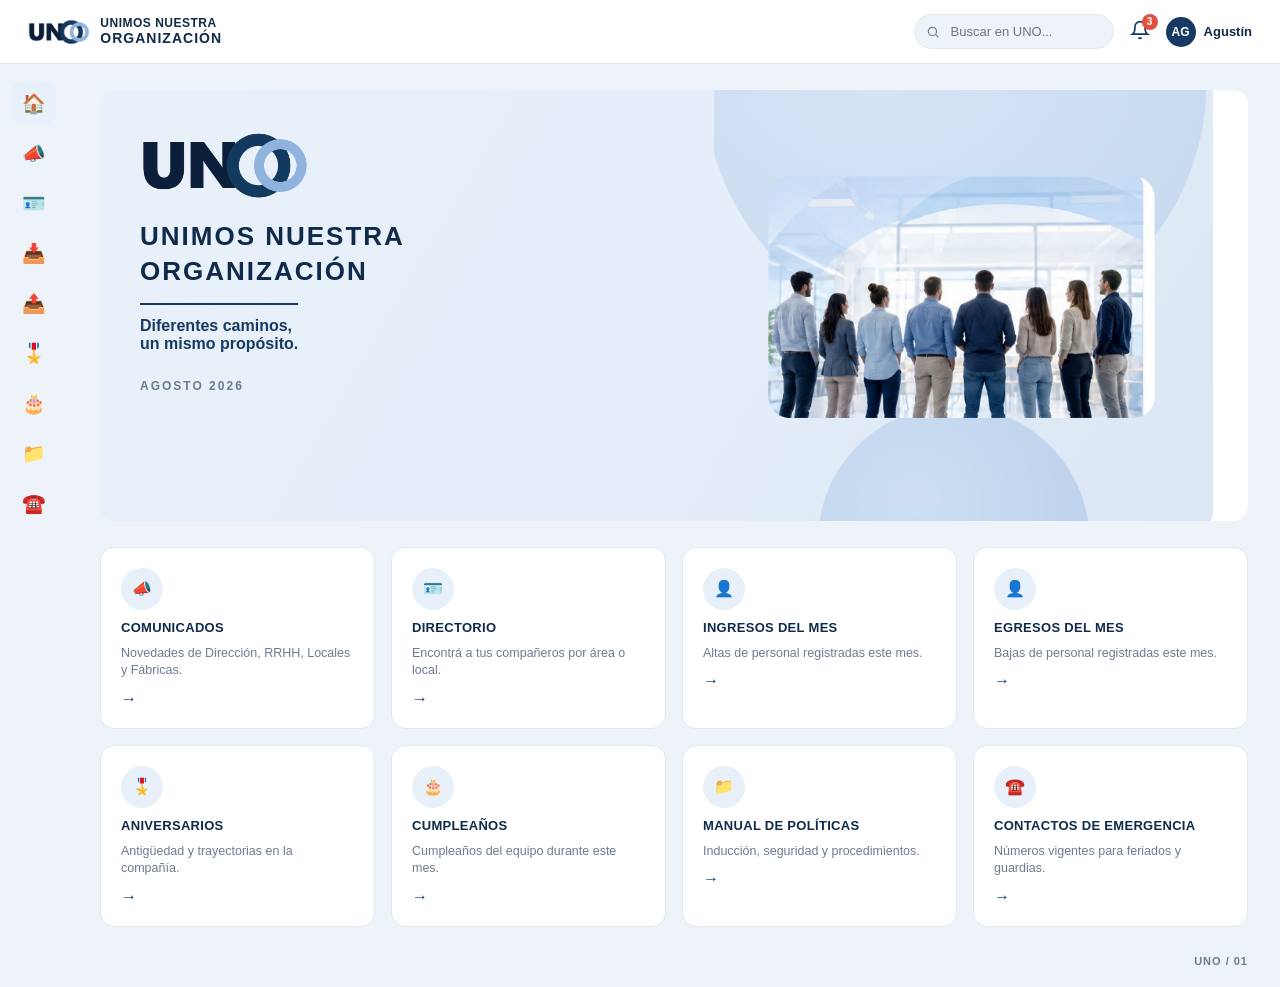
<file: index.html>
<!DOCTYPE html>
<html lang="es">
<head>
<meta charset="UTF-8">
<meta http-equiv="refresh" content="0; url=intranet/index.html">
<title>UNO · Intranet</title>
<link rel="canonical" href="intranet/index.html">
</head>
<body>
  <p>Redirigiendo a la <a href="intranet/index.html">intranet UNO</a>…</p>
  <script>location.replace('intranet/index.html');</script>
</body>
</html>
</file>
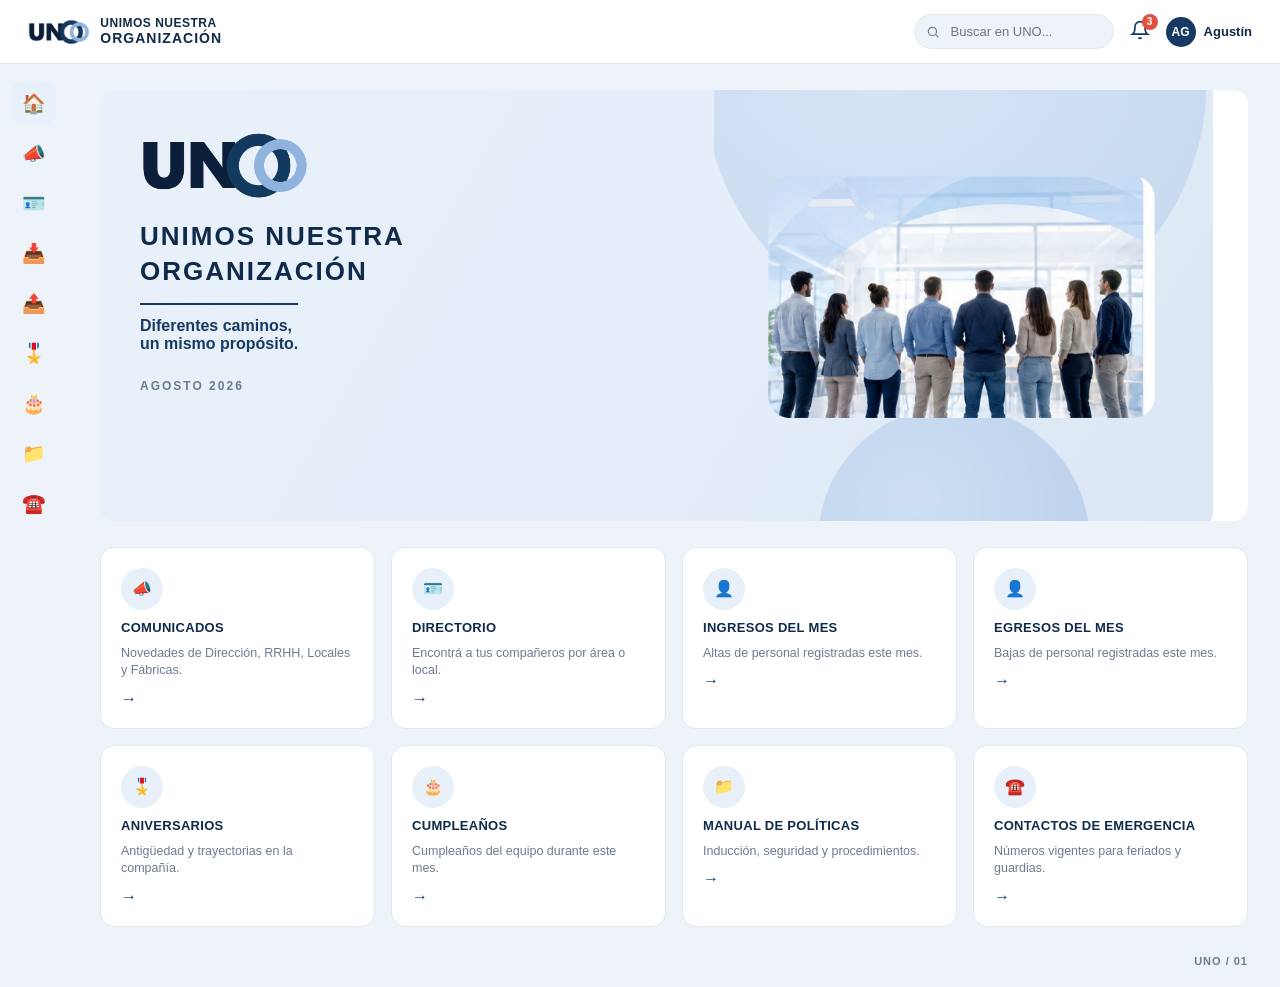
<file: intranet/index.html>
<!DOCTYPE html>
<html lang="es">
<head>
<meta charset="UTF-8">
<meta name="viewport" content="width=device-width, initial-scale=1.0">
<title>Inicio · UNO Intranet</title>
<link rel="icon" href="data:image/svg+xml,<svg xmlns=%22http://www.w3.org/2000/svg%22 viewBox=%220 0 100 100%22><circle cx=%2250%22 cy=%2250%22 r=%2245%22 fill=%22%23163a63%22/></svg>">
<link rel="stylesheet" href="assets/style.css">
</head>
<body>

<header class="topbar">
  <a class="brand" href="index.html">
    <img class="logo" src="assets/images/logo-uno.png" alt="UNO">
    <div class="name">UNIMOS NUESTRA<b>ORGANIZACIÓN</b></div>
  </a>
  <div class="topbar-right">
    <div class="search">
      <svg width="14" height="14" viewBox="0 0 24 24" fill="none" stroke="currentColor" stroke-width="2"><circle cx="11" cy="11" r="7"/><line x1="21" y1="21" x2="16.65" y2="16.65"/></svg>
      <input id="searchBox" placeholder="Buscar en UNO...">
    </div>
    <div class="bell">
      <svg width="20" height="20" viewBox="0 0 24 24" fill="none" stroke="currentColor" stroke-width="2"><path d="M18 8a6 6 0 10-12 0c0 7-3 9-3 9h18s-3-2-3-9"/><path d="M13.73 21a2 2 0 01-3.46 0"/></svg>
      <span class="badge">3</span>
    </div>
    <div class="avatar-chip"><span class="circle">AG</span> Agustín</div>
  </div>
</header>

<div class="layout">
  <aside class="sidebar" id="sidebar">
    <a href="index.html" class="active" data-label="Inicio">🏠</a>
    <a href="comunicados.html" data-label="Comunicados">📣</a>
    <a href="directorio.html" data-label="Directorio">🪪</a>
    <a href="ingresos.html" data-label="Ingresos del mes">📥</a>
    <a href="egresos.html" data-label="Egresos del mes">📤</a>
    <a href="aniversarios.html" data-label="Aniversarios">🎖️</a>
    <a href="cumpleanos.html" data-label="Cumpleaños">🎂</a>
    <a href="politicas.html" data-label="Manual de políticas">📁</a>
    <a href="contactos.html" data-label="Contactos de emergencia">☎️</a>
  </aside>

  <main class="content">
    <section id="page-inicio" class="page">
      <div class="hero">
        <div class="hero-left">
          <img class="logo-big" src="assets/images/logo-uno.png" alt="UNO">
          <h2>UNIMOS NUESTRA<br>ORGANIZACIÓN</h2>
          <span class="tagline">Diferentes caminos,<br>un mismo propósito.</span>
          <div class="month">AGOSTO 2026</div>
        </div>
        <div class="hero-right">
          <img src="assets/images/hero-team.png" alt="Equipo UNO">
        </div>
      </div>

      <div class="grid" id="homeTiles"></div>
    </section>

    <div class="page-num">UNO / 01</div>
  </main>
</div>

<script src="assets/data.js"></script>
<script src="assets/app.js"></script>
</body>
</html>
</file>
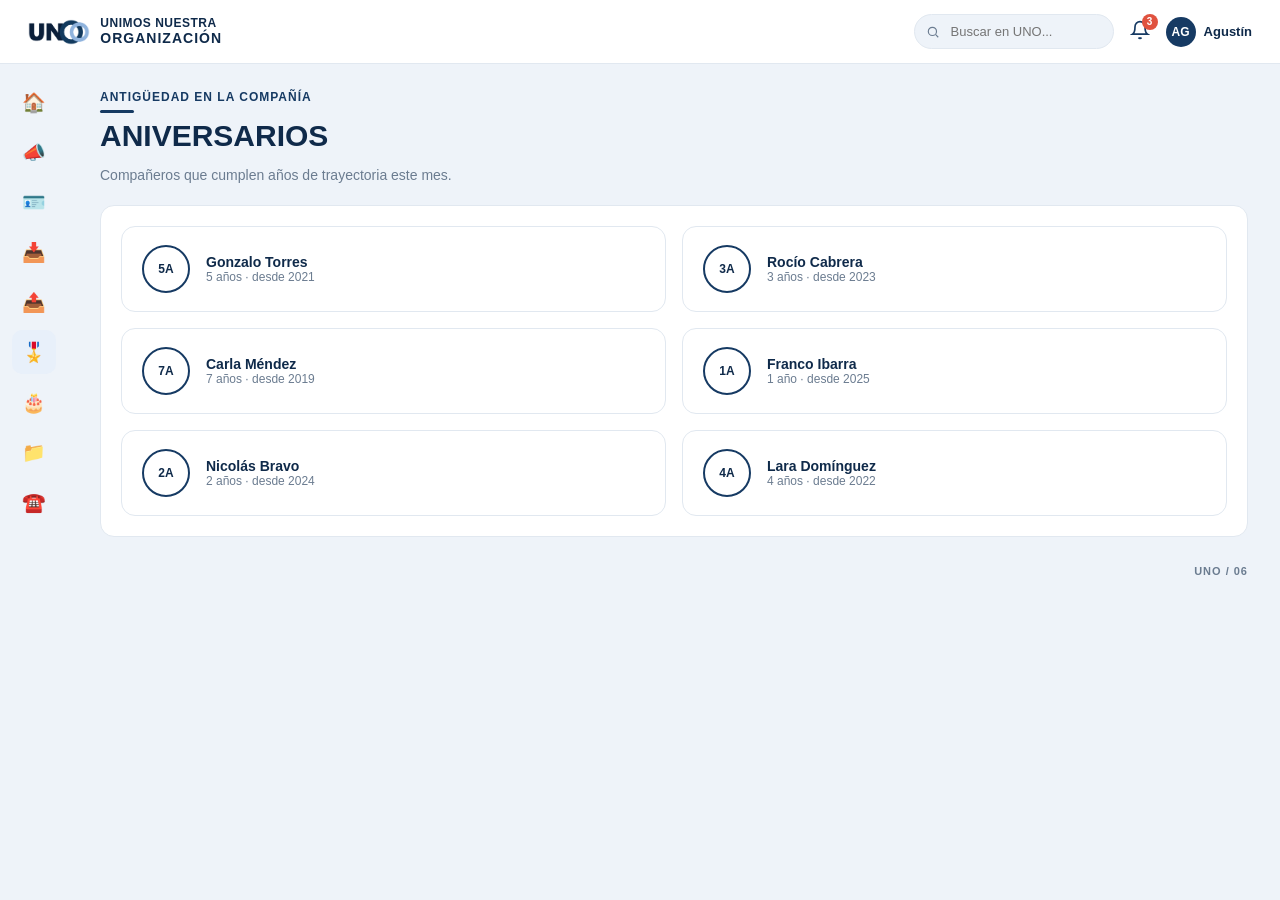
<file: intranet/aniversarios.html>
<!DOCTYPE html>
<html lang="es">
<head>
<meta charset="UTF-8">
<meta name="viewport" content="width=device-width, initial-scale=1.0">
<title>Aniversarios · UNO Intranet</title>
<link rel="icon" href="data:image/svg+xml,<svg xmlns=%22http://www.w3.org/2000/svg%22 viewBox=%220 0 100 100%22><circle cx=%2250%22 cy=%2250%22 r=%2245%22 fill=%22%23163a63%22/></svg>">
<link rel="stylesheet" href="assets/style.css">
</head>
<body>

<header class="topbar">
  <a class="brand" href="index.html">
    <img class="logo" src="assets/images/logo-uno.png" alt="UNO">
    <div class="name">UNIMOS NUESTRA<b>ORGANIZACIÓN</b></div>
  </a>
  <div class="topbar-right">
    <div class="search">
      <svg width="14" height="14" viewBox="0 0 24 24" fill="none" stroke="currentColor" stroke-width="2"><circle cx="11" cy="11" r="7"/><line x1="21" y1="21" x2="16.65" y2="16.65"/></svg>
      <input id="searchBox" placeholder="Buscar en UNO...">
    </div>
    <div class="bell">
      <svg width="20" height="20" viewBox="0 0 24 24" fill="none" stroke="currentColor" stroke-width="2"><path d="M18 8a6 6 0 10-12 0c0 7-3 9-3 9h18s-3-2-3-9"/><path d="M13.73 21a2 2 0 01-3.46 0"/></svg>
      <span class="badge">3</span>
    </div>
    <div class="avatar-chip"><span class="circle">AG</span> Agustín</div>
  </div>
</header>

<div class="layout">
  <aside class="sidebar" id="sidebar">
    <a href="index.html" data-label="Inicio">🏠</a>
    <a href="comunicados.html" data-label="Comunicados">📣</a>
    <a href="directorio.html" data-label="Directorio">🪪</a>
    <a href="ingresos.html" data-label="Ingresos del mes">📥</a>
    <a href="egresos.html" data-label="Egresos del mes">📤</a>
    <a href="aniversarios.html" class="active" data-label="Aniversarios">🎖️</a>
    <a href="cumpleanos.html" data-label="Cumpleaños">🎂</a>
    <a href="politicas.html" data-label="Manual de políticas">📁</a>
    <a href="contactos.html" data-label="Contactos de emergencia">☎️</a>
  </aside>

  <main class="content">
    <div class="eyebrow">ANTIGÜEDAD EN LA COMPAÑÍA</div>
    <h1 class="page-title">ANIVERSARIOS</h1>
    <p class="page-sub">Compañeros que cumplen años de trayectoria este mes.</p>
    <div class="card" style="padding:20px;">
      <div class="anniv-grid" id="annivGrid"></div>
    </div>

    <div class="page-num">UNO / 06</div>
  </main>
</div>

<script src="assets/data.js"></script>
<script src="assets/app.js"></script>
</body>
</html>
</file>
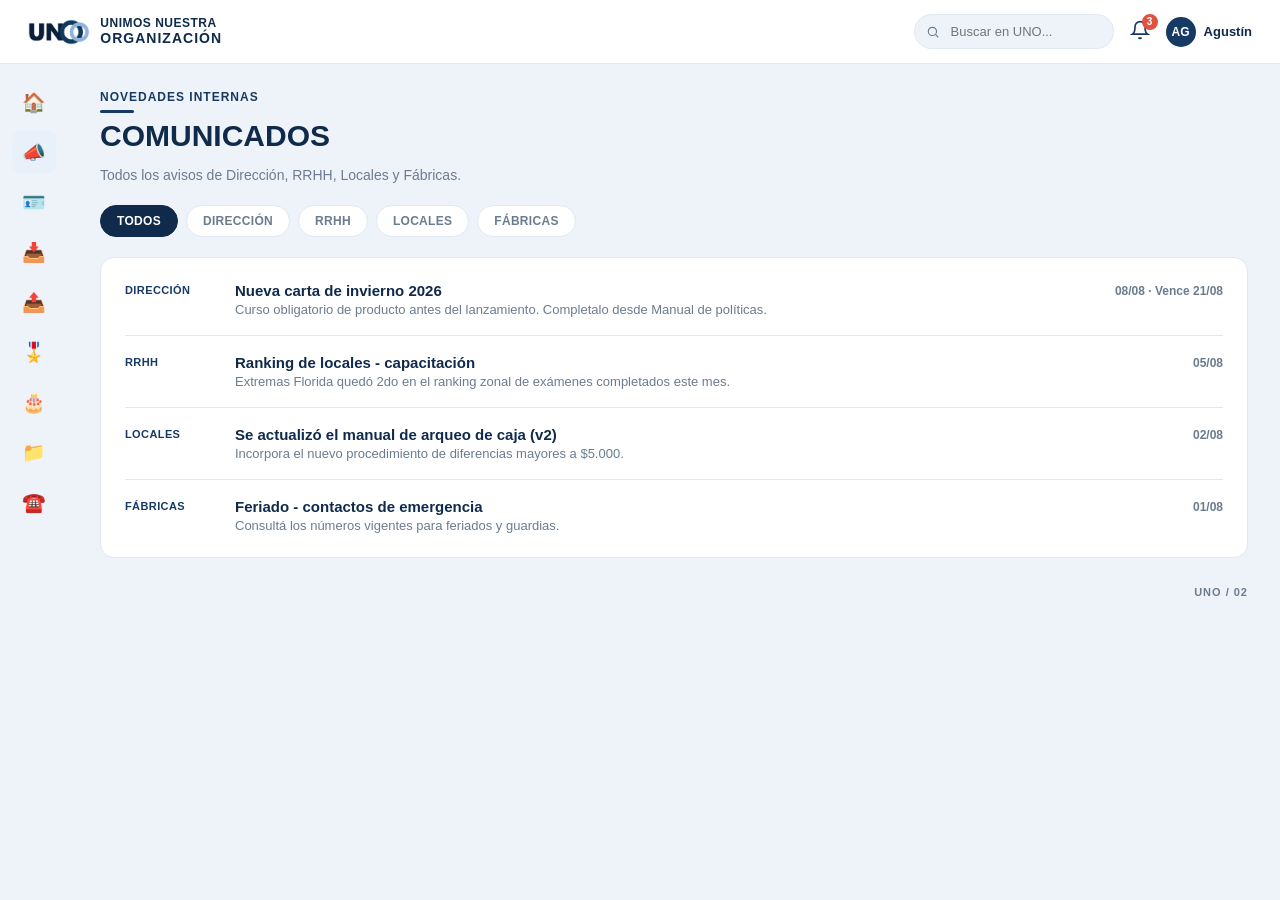
<file: intranet/comunicados.html>
<!DOCTYPE html>
<html lang="es">
<head>
<meta charset="UTF-8">
<meta name="viewport" content="width=device-width, initial-scale=1.0">
<title>Comunicados · UNO Intranet</title>
<link rel="icon" href="data:image/svg+xml,<svg xmlns=%22http://www.w3.org/2000/svg%22 viewBox=%220 0 100 100%22><circle cx=%2250%22 cy=%2250%22 r=%2245%22 fill=%22%23163a63%22/></svg>">
<link rel="stylesheet" href="assets/style.css">
</head>
<body>

<header class="topbar">
  <a class="brand" href="index.html">
    <img class="logo" src="assets/images/logo-uno.png" alt="UNO">
    <div class="name">UNIMOS NUESTRA<b>ORGANIZACIÓN</b></div>
  </a>
  <div class="topbar-right">
    <div class="search">
      <svg width="14" height="14" viewBox="0 0 24 24" fill="none" stroke="currentColor" stroke-width="2"><circle cx="11" cy="11" r="7"/><line x1="21" y1="21" x2="16.65" y2="16.65"/></svg>
      <input id="searchBox" placeholder="Buscar en UNO...">
    </div>
    <div class="bell">
      <svg width="20" height="20" viewBox="0 0 24 24" fill="none" stroke="currentColor" stroke-width="2"><path d="M18 8a6 6 0 10-12 0c0 7-3 9-3 9h18s-3-2-3-9"/><path d="M13.73 21a2 2 0 01-3.46 0"/></svg>
      <span class="badge">3</span>
    </div>
    <div class="avatar-chip"><span class="circle">AG</span> Agustín</div>
  </div>
</header>

<div class="layout">
  <aside class="sidebar" id="sidebar">
    <a href="index.html" data-label="Inicio">🏠</a>
    <a href="comunicados.html" class="active" data-label="Comunicados">📣</a>
    <a href="directorio.html" data-label="Directorio">🪪</a>
    <a href="ingresos.html" data-label="Ingresos del mes">📥</a>
    <a href="egresos.html" data-label="Egresos del mes">📤</a>
    <a href="aniversarios.html" data-label="Aniversarios">🎖️</a>
    <a href="cumpleanos.html" data-label="Cumpleaños">🎂</a>
    <a href="politicas.html" data-label="Manual de políticas">📁</a>
    <a href="contactos.html" data-label="Contactos de emergencia">☎️</a>
  </aside>

  <main class="content">
    <div class="eyebrow">NOVEDADES INTERNAS</div>
    <h1 class="page-title">COMUNICADOS</h1>
    <p class="page-sub">Todos los avisos de Dirección, RRHH, Locales y Fábricas.</p>
    <div class="filters" id="comFilters"></div>
    <div class="card list-card" id="comList"></div>

    <div class="page-num">UNO / 02</div>
  </main>
</div>

<script src="assets/data.js"></script>
<script src="assets/app.js"></script>
</body>
</html>
</file>
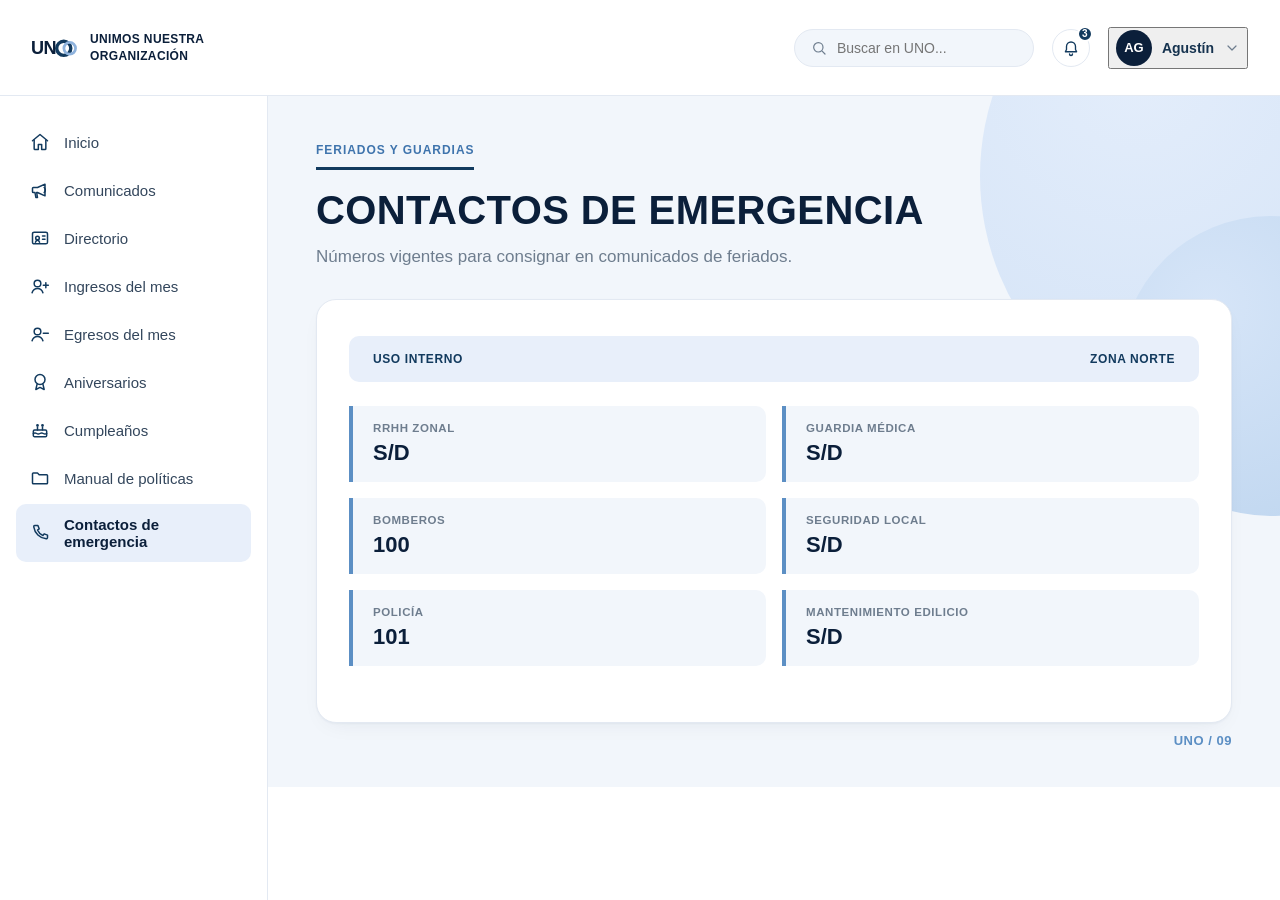
<file: intranet/contactos-emergencia.html>
<!doctype html>
<html lang="es">
<head>
  <meta charset="UTF-8">
  <meta name="viewport" content="width=device-width, initial-scale=1">
  <title>Contactos de emergencia · UNO Intranet</title>
  <meta name="description" content="Números vigentes para feriados y guardias.">
  <link rel="icon" type="image/svg+xml" href="assets/img/favicon.svg">
  <link rel="stylesheet" href="assets/css/styles.css">
</head>
<body>
  <header class="site-header">
    <a class="brand" href="index.html">
      <img class="brand__mark" src="assets/img/logo-mark.svg" alt="" width="46" height="46">
      <span class="brand__word">UNIMOS NUESTRA<br>ORGANIZACIÓN</span>
    </a>
    <div class="header-tools">
      <label class="search-box">
        <svg width="16" height="16" viewBox="0 0 24 24" fill="none" stroke="currentColor" stroke-width="1.8" stroke-linecap="round" stroke-linejoin="round"><circle cx="11" cy="11" r="7"/><path d="m21 21-4.3-4.3"/></svg>
        <input type="search" placeholder="Buscar en UNO..." aria-label="Buscar en UNO">
      </label>
      <button class="icon-btn" type="button" aria-label="Notificaciones">
        <svg width="18" height="18" viewBox="0 0 24 24" fill="none" stroke="currentColor" stroke-width="1.8" stroke-linecap="round" stroke-linejoin="round"><path d="M6 10a6 6 0 0 1 12 0v4l1.5 3h-15L6 14z"/><path d="M10 20a2 2 0 0 0 4 0"/></svg>
        <span class="badge">3</span>
      </button>
      <button class="user-chip" type="button">
        <span class="user-chip__avatar">AG</span>
        <span class="user-chip__name">Agustín</span>
        <svg width="16" height="16" viewBox="0 0 24 24" fill="none" stroke="currentColor" stroke-width="1.8" stroke-linecap="round" stroke-linejoin="round"><path d="m6 9 6 6 6-6"/></svg>
      </button>
    </div>
  </header>
  <div class="app-layout">
  <aside class="sidebar" aria-label="Navegación secundaria">
    <ul class="sidebar__list">
      <li><a class="sidebar__link" href="index.html"><svg width="20" height="20" viewBox="0 0 24 24" fill="none" stroke="currentColor" stroke-width="1.8" stroke-linecap="round" stroke-linejoin="round"><path d="M3 10.5 12 3l9 7.5"/><path d="M5 9.5V20a1 1 0 0 0 1 1h4v-6h4v6h4a1 1 0 0 0 1-1V9.5"/></svg><span>Inicio</span></a></li>
      <li><a class="sidebar__link" href="comunicados.html"><svg width="20" height="20" viewBox="0 0 24 24" fill="none" stroke="currentColor" stroke-width="1.8" stroke-linecap="round" stroke-linejoin="round"><path d="M3 10v4a1 1 0 0 0 1 1h2l1 6h2l-1-6h1l9 4V5l-9 4H4a1 1 0 0 0-1 1z"/><path d="M17 9a4 4 0 0 1 0 6"/></svg><span>Comunicados</span></a></li>
      <li><a class="sidebar__link" href="directorio.html"><svg width="20" height="20" viewBox="0 0 24 24" fill="none" stroke="currentColor" stroke-width="1.8" stroke-linecap="round" stroke-linejoin="round"><rect x="3" y="5" width="18" height="14" rx="2"/><circle cx="9" cy="12" r="2.2"/><path d="M6.5 17c.6-1.6 1.8-2.4 2.5-2.4s1.9.8 2.5 2.4"/><path d="M15 9.5h3"/><path d="M15 13.5h3"/></svg><span>Directorio</span></a></li>
      <li><a class="sidebar__link" href="ingresos.html"><svg width="20" height="20" viewBox="0 0 24 24" fill="none" stroke="currentColor" stroke-width="1.8" stroke-linecap="round" stroke-linejoin="round"><circle cx="9" cy="9" r="4"/><path d="M2.5 20c1-3.2 3.4-5 6.5-5s5.5 1.8 6.5 5"/><path d="M19 8v6"/><path d="M16 11h6"/></svg><span>Ingresos del mes</span></a></li>
      <li><a class="sidebar__link" href="egresos.html"><svg width="20" height="20" viewBox="0 0 24 24" fill="none" stroke="currentColor" stroke-width="1.8" stroke-linecap="round" stroke-linejoin="round"><circle cx="9" cy="9" r="4"/><path d="M2.5 20c1-3.2 3.4-5 6.5-5s5.5 1.8 6.5 5"/><path d="M16 11h6"/></svg><span>Egresos del mes</span></a></li>
      <li><a class="sidebar__link" href="aniversarios.html"><svg width="20" height="20" viewBox="0 0 24 24" fill="none" stroke="currentColor" stroke-width="1.8" stroke-linecap="round" stroke-linejoin="round"><circle cx="12" cy="9" r="6"/><path d="M8.5 14.5 7 21l5-2.5L17 21l-1.5-6.5"/></svg><span>Aniversarios</span></a></li>
      <li><a class="sidebar__link" href="cumpleanos.html"><svg width="20" height="20" viewBox="0 0 24 24" fill="none" stroke="currentColor" stroke-width="1.8" stroke-linecap="round" stroke-linejoin="round"><rect x="4" y="12" width="16" height="8" rx="1.5"/><path d="M4 16.2c1.4-1 2.6-1 4 0s2.6 1 4 0 2.6-1 4 0 2.6 1 4 0"/><path d="M9 12V9"/><path d="M15 12V9"/><circle cx="9" cy="6.6" r=".8"/><circle cx="15" cy="6.6" r=".8"/></svg><span>Cumpleaños</span></a></li>
      <li><a class="sidebar__link" href="manual-politicas.html"><svg width="20" height="20" viewBox="0 0 24 24" fill="none" stroke="currentColor" stroke-width="1.8" stroke-linecap="round" stroke-linejoin="round"><path d="M3 7a1 1 0 0 1 1-1h5l2 2h9a1 1 0 0 1 1 1v9a1 1 0 0 1-1 1H4a1 1 0 0 1-1-1z"/></svg><span>Manual de políticas</span></a></li>
      <li><a class="sidebar__link is-active" href="contactos-emergencia.html"><svg width="20" height="20" viewBox="0 0 24 24" fill="none" stroke="currentColor" stroke-width="1.8" stroke-linecap="round" stroke-linejoin="round"><path d="M6.5 3h3l1.5 4-2 1.5a12 12 0 0 0 6.5 6.5L17 13l4 1.5v3a1.5 1.5 0 0 1-1.6 1.5A17 17 0 0 1 4.5 4.6 1.5 1.5 0 0 1 6.5 3z"/></svg><span>Contactos de emergencia</span></a></li>
    </ul>
  </aside>
    <main class="content">
      <div class="page-head">
        <span class="eyebrow">FERIADOS Y GUARDIAS</span>
        <h1 class="page-title">Contactos de emergencia</h1>
        <p class="page-subtitle">Números vigentes para consignar en comunicados de feriados.</p>
      </div>
      <div class="panel panel--pad">
        <div class="contact-toolbar">
          <span>USO INTERNO</span>
          <span>ZONA NORTE</span>
        </div>
        <div class="contact-grid">
        <div class="contact-item">
          <span class="contact-item__label">RRHH ZONAL</span>
          <span class="contact-item__value">S/D</span>
        </div>
        <div class="contact-item">
          <span class="contact-item__label">GUARDIA MÉDICA</span>
          <span class="contact-item__value">S/D</span>
        </div>
        <div class="contact-item">
          <span class="contact-item__label">BOMBEROS</span>
          <span class="contact-item__value">100</span>
        </div>
        <div class="contact-item">
          <span class="contact-item__label">SEGURIDAD LOCAL</span>
          <span class="contact-item__value">S/D</span>
        </div>
        <div class="contact-item">
          <span class="contact-item__label">POLICÍA</span>
          <span class="contact-item__value">101</span>
        </div>
        <div class="contact-item">
          <span class="contact-item__label">MANTENIMIENTO EDILICIO</span>
          <span class="contact-item__value">S/D</span>
        </div>
        </div>
      </div>
    <p class="page-footnote">UNO / 09</p>
    </main>
  </div>
  <script src="assets/js/main.js"></script>
</body>
</html>
</file>
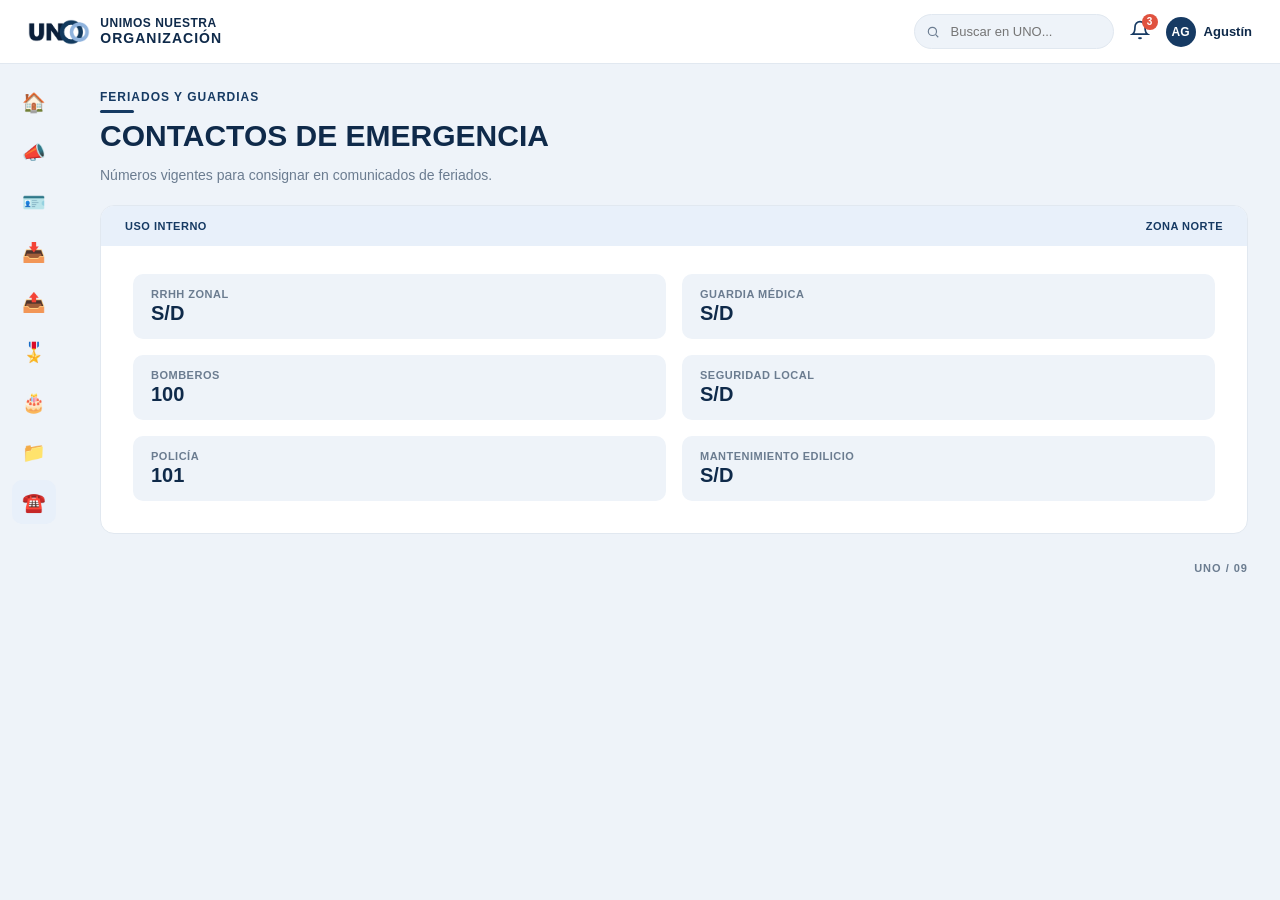
<file: intranet/contactos.html>
<!DOCTYPE html>
<html lang="es">
<head>
<meta charset="UTF-8">
<meta name="viewport" content="width=device-width, initial-scale=1.0">
<title>Contactos de emergencia · UNO Intranet</title>
<link rel="icon" href="data:image/svg+xml,<svg xmlns=%22http://www.w3.org/2000/svg%22 viewBox=%220 0 100 100%22><circle cx=%2250%22 cy=%2250%22 r=%2245%22 fill=%22%23163a63%22/></svg>">
<link rel="stylesheet" href="assets/style.css">
</head>
<body>

<header class="topbar">
  <a class="brand" href="index.html">
    <img class="logo" src="assets/images/logo-uno.png" alt="UNO">
    <div class="name">UNIMOS NUESTRA<b>ORGANIZACIÓN</b></div>
  </a>
  <div class="topbar-right">
    <div class="search">
      <svg width="14" height="14" viewBox="0 0 24 24" fill="none" stroke="currentColor" stroke-width="2"><circle cx="11" cy="11" r="7"/><line x1="21" y1="21" x2="16.65" y2="16.65"/></svg>
      <input id="searchBox" placeholder="Buscar en UNO...">
    </div>
    <div class="bell">
      <svg width="20" height="20" viewBox="0 0 24 24" fill="none" stroke="currentColor" stroke-width="2"><path d="M18 8a6 6 0 10-12 0c0 7-3 9-3 9h18s-3-2-3-9"/><path d="M13.73 21a2 2 0 01-3.46 0"/></svg>
      <span class="badge">3</span>
    </div>
    <div class="avatar-chip"><span class="circle">AG</span> Agustín</div>
  </div>
</header>

<div class="layout">
  <aside class="sidebar" id="sidebar">
    <a href="index.html" data-label="Inicio">🏠</a>
    <a href="comunicados.html" data-label="Comunicados">📣</a>
    <a href="directorio.html" data-label="Directorio">🪪</a>
    <a href="ingresos.html" data-label="Ingresos del mes">📥</a>
    <a href="egresos.html" data-label="Egresos del mes">📤</a>
    <a href="aniversarios.html" data-label="Aniversarios">🎖️</a>
    <a href="cumpleanos.html" data-label="Cumpleaños">🎂</a>
    <a href="politicas.html" data-label="Manual de políticas">📁</a>
    <a href="contactos.html" class="active" data-label="Contactos de emergencia">☎️</a>
  </aside>

  <main class="content">
    <div class="eyebrow">FERIADOS Y GUARDIAS</div>
    <h1 class="page-title">CONTACTOS DE EMERGENCIA</h1>
    <p class="page-sub">Números vigentes para consignar en comunicados de feriados.</p>
    <div class="card contact-card">
      <div class="contact-head"><span>USO INTERNO</span><span>ZONA NORTE</span></div>
      <div class="contact-grid" id="contactGrid"></div>
    </div>

    <div class="page-num">UNO / 09</div>
  </main>
</div>

<script src="assets/data.js"></script>
<script src="assets/app.js"></script>
</body>
</html>
</file>
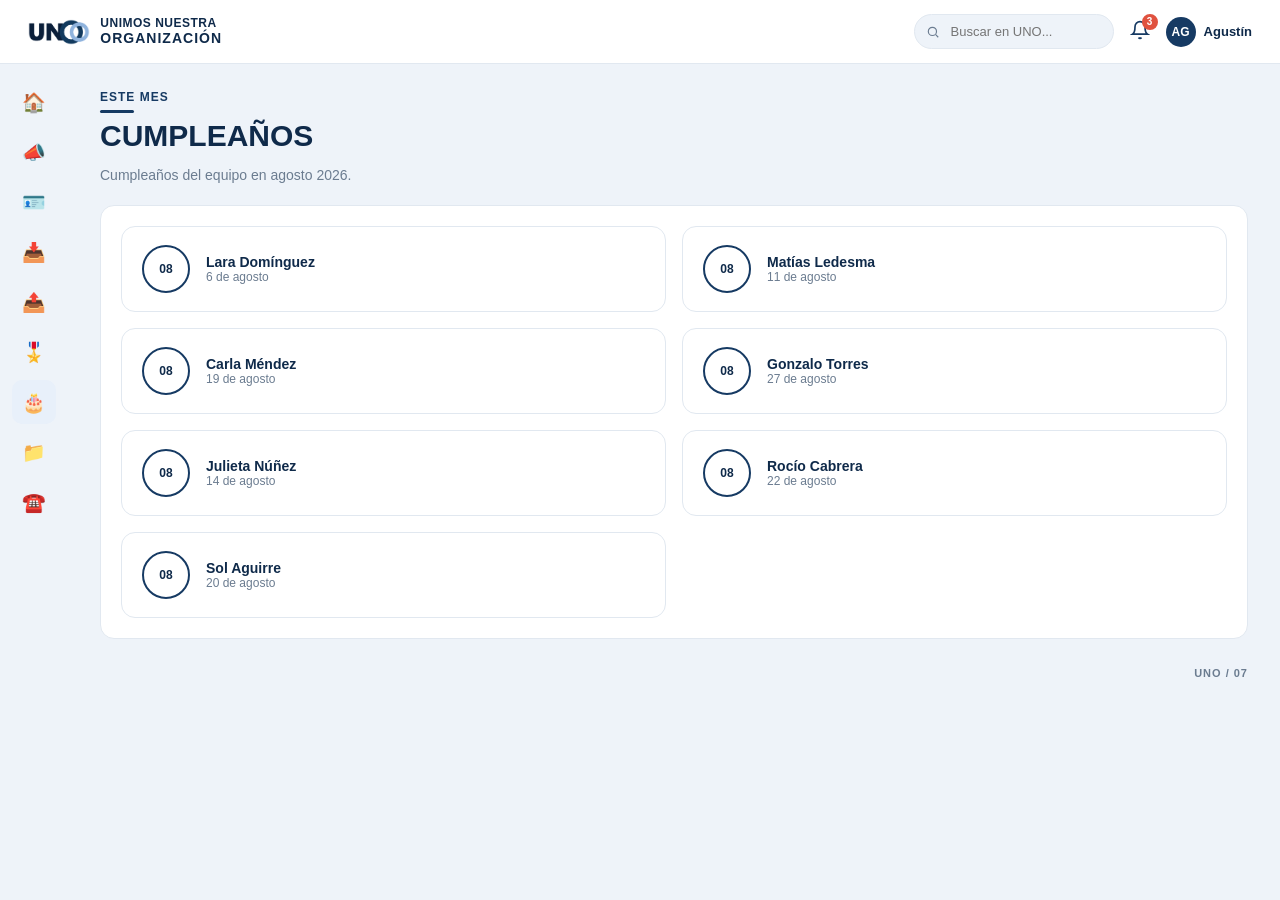
<file: intranet/cumpleanos.html>
<!DOCTYPE html>
<html lang="es">
<head>
<meta charset="UTF-8">
<meta name="viewport" content="width=device-width, initial-scale=1.0">
<title>Cumpleaños · UNO Intranet</title>
<link rel="icon" href="data:image/svg+xml,<svg xmlns=%22http://www.w3.org/2000/svg%22 viewBox=%220 0 100 100%22><circle cx=%2250%22 cy=%2250%22 r=%2245%22 fill=%22%23163a63%22/></svg>">
<link rel="stylesheet" href="assets/style.css">
</head>
<body>

<header class="topbar">
  <a class="brand" href="index.html">
    <img class="logo" src="assets/images/logo-uno.png" alt="UNO">
    <div class="name">UNIMOS NUESTRA<b>ORGANIZACIÓN</b></div>
  </a>
  <div class="topbar-right">
    <div class="search">
      <svg width="14" height="14" viewBox="0 0 24 24" fill="none" stroke="currentColor" stroke-width="2"><circle cx="11" cy="11" r="7"/><line x1="21" y1="21" x2="16.65" y2="16.65"/></svg>
      <input id="searchBox" placeholder="Buscar en UNO...">
    </div>
    <div class="bell">
      <svg width="20" height="20" viewBox="0 0 24 24" fill="none" stroke="currentColor" stroke-width="2"><path d="M18 8a6 6 0 10-12 0c0 7-3 9-3 9h18s-3-2-3-9"/><path d="M13.73 21a2 2 0 01-3.46 0"/></svg>
      <span class="badge">3</span>
    </div>
    <div class="avatar-chip"><span class="circle">AG</span> Agustín</div>
  </div>
</header>

<div class="layout">
  <aside class="sidebar" id="sidebar">
    <a href="index.html" data-label="Inicio">🏠</a>
    <a href="comunicados.html" data-label="Comunicados">📣</a>
    <a href="directorio.html" data-label="Directorio">🪪</a>
    <a href="ingresos.html" data-label="Ingresos del mes">📥</a>
    <a href="egresos.html" data-label="Egresos del mes">📤</a>
    <a href="aniversarios.html" data-label="Aniversarios">🎖️</a>
    <a href="cumpleanos.html" class="active" data-label="Cumpleaños">🎂</a>
    <a href="politicas.html" data-label="Manual de políticas">📁</a>
    <a href="contactos.html" data-label="Contactos de emergencia">☎️</a>
  </aside>

  <main class="content">
    <div class="eyebrow">ESTE MES</div>
    <h1 class="page-title">CUMPLEAÑOS</h1>
    <p class="page-sub">Cumpleaños del equipo en agosto 2026.</p>
    <div class="card" style="padding:20px;">
      <div class="anniv-grid" id="birthGrid"></div>
    </div>

    <div class="page-num">UNO / 07</div>
  </main>
</div>

<script src="assets/data.js"></script>
<script src="assets/app.js"></script>
</body>
</html>
</file>
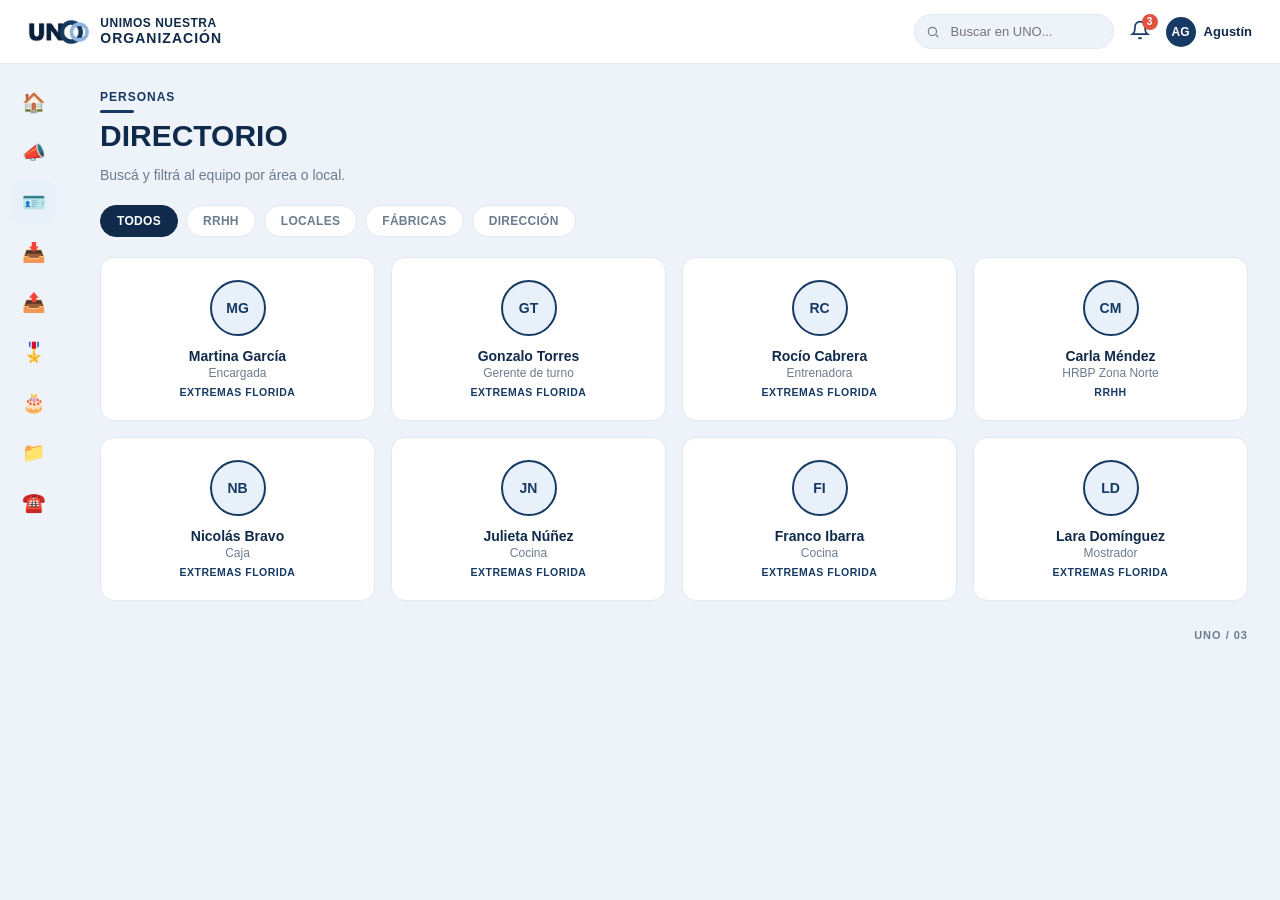
<file: intranet/directorio.html>
<!DOCTYPE html>
<html lang="es">
<head>
<meta charset="UTF-8">
<meta name="viewport" content="width=device-width, initial-scale=1.0">
<title>Directorio · UNO Intranet</title>
<link rel="icon" href="data:image/svg+xml,<svg xmlns=%22http://www.w3.org/2000/svg%22 viewBox=%220 0 100 100%22><circle cx=%2250%22 cy=%2250%22 r=%2245%22 fill=%22%23163a63%22/></svg>">
<link rel="stylesheet" href="assets/style.css">
</head>
<body>

<header class="topbar">
  <a class="brand" href="index.html">
    <img class="logo" src="assets/images/logo-uno.png" alt="UNO">
    <div class="name">UNIMOS NUESTRA<b>ORGANIZACIÓN</b></div>
  </a>
  <div class="topbar-right">
    <div class="search">
      <svg width="14" height="14" viewBox="0 0 24 24" fill="none" stroke="currentColor" stroke-width="2"><circle cx="11" cy="11" r="7"/><line x1="21" y1="21" x2="16.65" y2="16.65"/></svg>
      <input id="searchBox" placeholder="Buscar en UNO...">
    </div>
    <div class="bell">
      <svg width="20" height="20" viewBox="0 0 24 24" fill="none" stroke="currentColor" stroke-width="2"><path d="M18 8a6 6 0 10-12 0c0 7-3 9-3 9h18s-3-2-3-9"/><path d="M13.73 21a2 2 0 01-3.46 0"/></svg>
      <span class="badge">3</span>
    </div>
    <div class="avatar-chip"><span class="circle">AG</span> Agustín</div>
  </div>
</header>

<div class="layout">
  <aside class="sidebar" id="sidebar">
    <a href="index.html" data-label="Inicio">🏠</a>
    <a href="comunicados.html" data-label="Comunicados">📣</a>
    <a href="directorio.html" class="active" data-label="Directorio">🪪</a>
    <a href="ingresos.html" data-label="Ingresos del mes">📥</a>
    <a href="egresos.html" data-label="Egresos del mes">📤</a>
    <a href="aniversarios.html" data-label="Aniversarios">🎖️</a>
    <a href="cumpleanos.html" data-label="Cumpleaños">🎂</a>
    <a href="politicas.html" data-label="Manual de políticas">📁</a>
    <a href="contactos.html" data-label="Contactos de emergencia">☎️</a>
  </aside>

  <main class="content">
    <div class="eyebrow">PERSONAS</div>
    <h1 class="page-title">DIRECTORIO</h1>
    <p class="page-sub">Buscá y filtrá al equipo por área o local.</p>
    <div class="filters" id="dirFilters"></div>
    <div class="grid" id="dirGrid"></div>

    <div class="page-num">UNO / 03</div>
  </main>
</div>

<script src="assets/data.js"></script>
<script src="assets/app.js"></script>
</body>
</html>
</file>
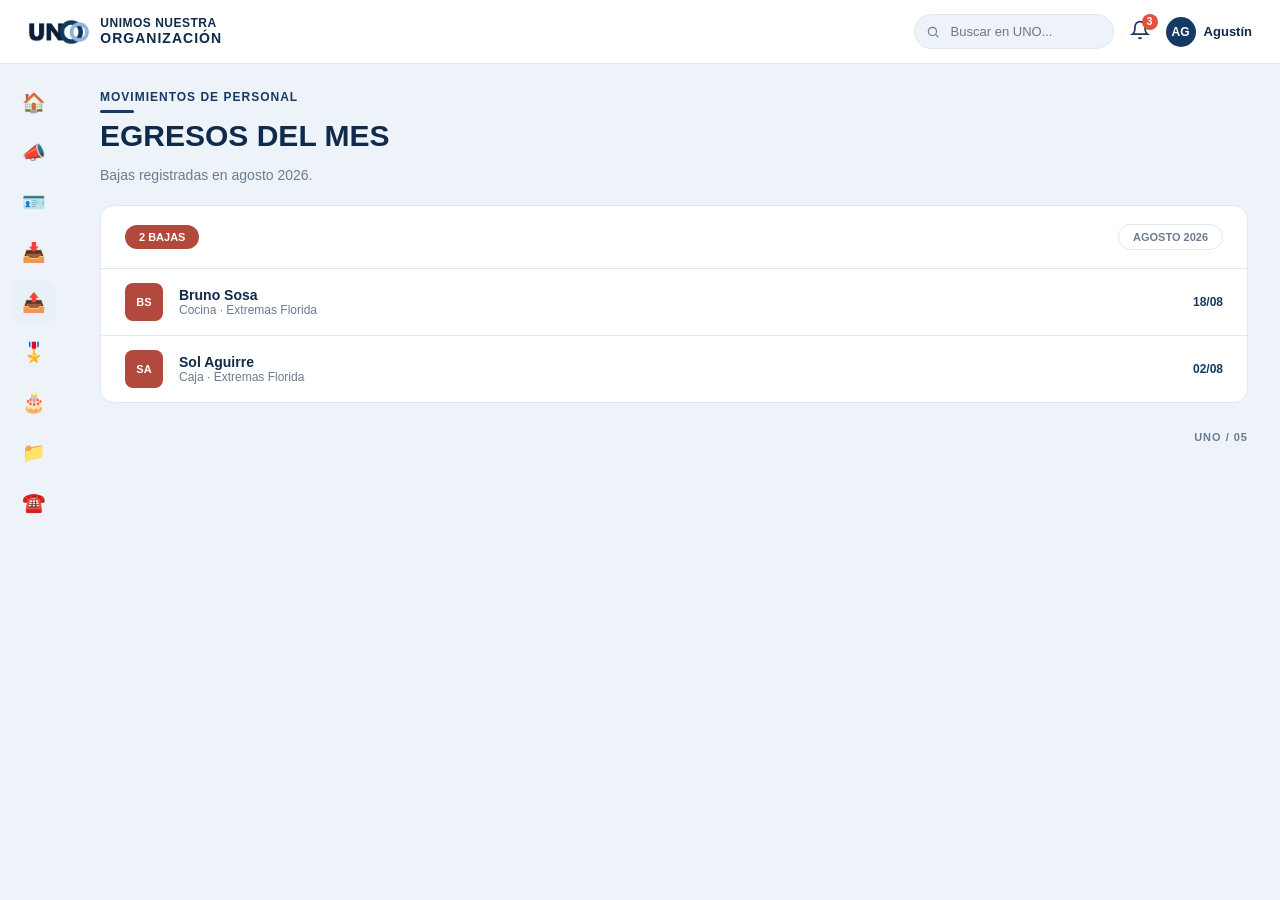
<file: intranet/egresos.html>
<!DOCTYPE html>
<html lang="es">
<head>
<meta charset="UTF-8">
<meta name="viewport" content="width=device-width, initial-scale=1.0">
<title>Egresos del mes · UNO Intranet</title>
<link rel="icon" href="data:image/svg+xml,<svg xmlns=%22http://www.w3.org/2000/svg%22 viewBox=%220 0 100 100%22><circle cx=%2250%22 cy=%2250%22 r=%2245%22 fill=%22%23163a63%22/></svg>">
<link rel="stylesheet" href="assets/style.css">
</head>
<body>

<header class="topbar">
  <a class="brand" href="index.html">
    <img class="logo" src="assets/images/logo-uno.png" alt="UNO">
    <div class="name">UNIMOS NUESTRA<b>ORGANIZACIÓN</b></div>
  </a>
  <div class="topbar-right">
    <div class="search">
      <svg width="14" height="14" viewBox="0 0 24 24" fill="none" stroke="currentColor" stroke-width="2"><circle cx="11" cy="11" r="7"/><line x1="21" y1="21" x2="16.65" y2="16.65"/></svg>
      <input id="searchBox" placeholder="Buscar en UNO...">
    </div>
    <div class="bell">
      <svg width="20" height="20" viewBox="0 0 24 24" fill="none" stroke="currentColor" stroke-width="2"><path d="M18 8a6 6 0 10-12 0c0 7-3 9-3 9h18s-3-2-3-9"/><path d="M13.73 21a2 2 0 01-3.46 0"/></svg>
      <span class="badge">3</span>
    </div>
    <div class="avatar-chip"><span class="circle">AG</span> Agustín</div>
  </div>
</header>

<div class="layout">
  <aside class="sidebar" id="sidebar">
    <a href="index.html" data-label="Inicio">🏠</a>
    <a href="comunicados.html" data-label="Comunicados">📣</a>
    <a href="directorio.html" data-label="Directorio">🪪</a>
    <a href="ingresos.html" data-label="Ingresos del mes">📥</a>
    <a href="egresos.html" class="active" data-label="Egresos del mes">📤</a>
    <a href="aniversarios.html" data-label="Aniversarios">🎖️</a>
    <a href="cumpleanos.html" data-label="Cumpleaños">🎂</a>
    <a href="politicas.html" data-label="Manual de políticas">📁</a>
    <a href="contactos.html" data-label="Contactos de emergencia">☎️</a>
  </aside>

  <main class="content">
    <div class="eyebrow">MOVIMIENTOS DE PERSONAL</div>
    <h1 class="page-title">EGRESOS DEL MES</h1>
    <p class="page-sub">Bajas registradas en agosto 2026.</p>
    <div class="card">
      <div class="mov-head"><span class="mov-badge out" id="egresosCount"></span><span class="period">AGOSTO 2026</span></div>
      <div id="egresosList"></div>
    </div>

    <div class="page-num">UNO / 05</div>
  </main>
</div>

<script src="assets/data.js"></script>
<script src="assets/app.js"></script>
</body>
</html>
</file>
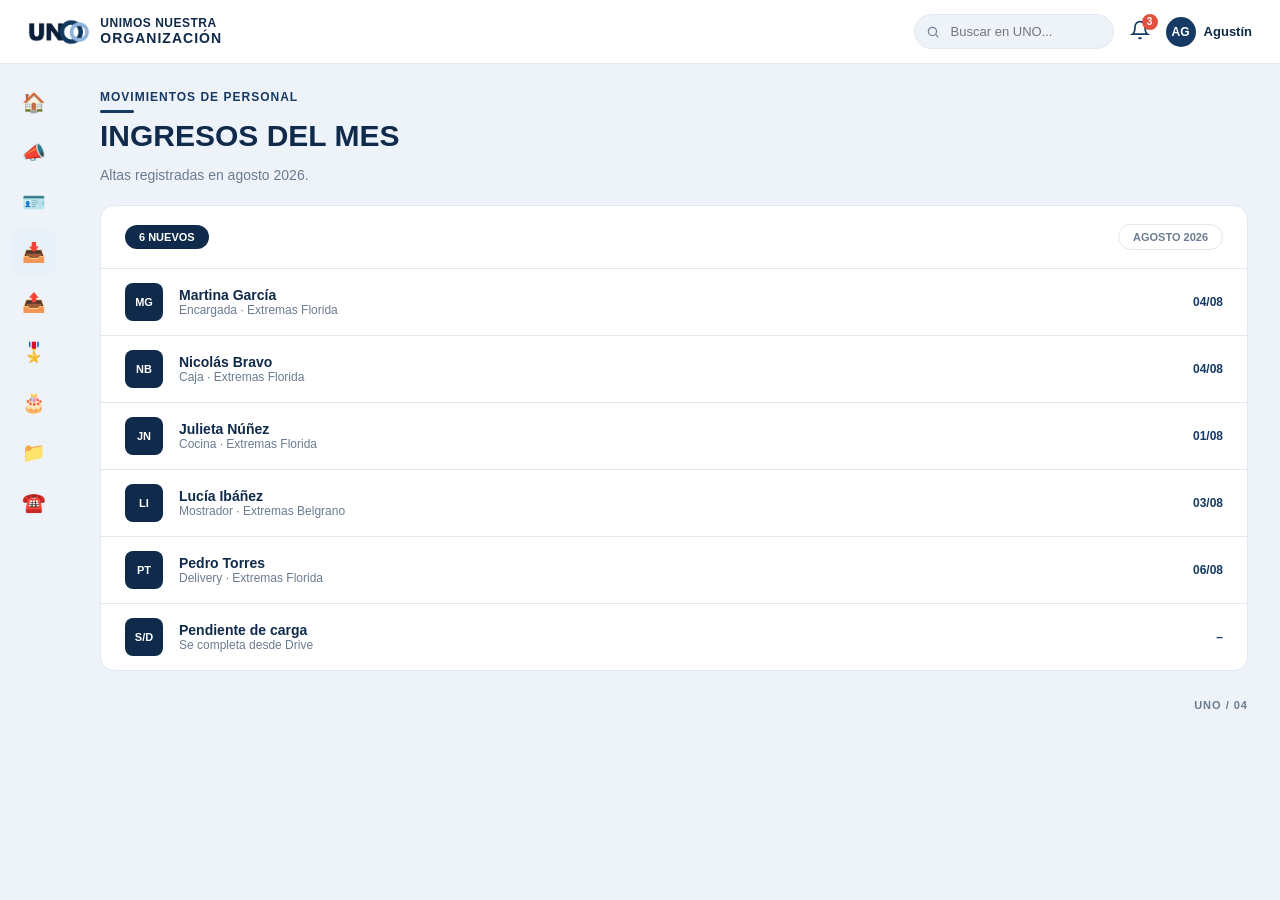
<file: intranet/ingresos.html>
<!DOCTYPE html>
<html lang="es">
<head>
<meta charset="UTF-8">
<meta name="viewport" content="width=device-width, initial-scale=1.0">
<title>Ingresos del mes · UNO Intranet</title>
<link rel="icon" href="data:image/svg+xml,<svg xmlns=%22http://www.w3.org/2000/svg%22 viewBox=%220 0 100 100%22><circle cx=%2250%22 cy=%2250%22 r=%2245%22 fill=%22%23163a63%22/></svg>">
<link rel="stylesheet" href="assets/style.css">
</head>
<body>

<header class="topbar">
  <a class="brand" href="index.html">
    <img class="logo" src="assets/images/logo-uno.png" alt="UNO">
    <div class="name">UNIMOS NUESTRA<b>ORGANIZACIÓN</b></div>
  </a>
  <div class="topbar-right">
    <div class="search">
      <svg width="14" height="14" viewBox="0 0 24 24" fill="none" stroke="currentColor" stroke-width="2"><circle cx="11" cy="11" r="7"/><line x1="21" y1="21" x2="16.65" y2="16.65"/></svg>
      <input id="searchBox" placeholder="Buscar en UNO...">
    </div>
    <div class="bell">
      <svg width="20" height="20" viewBox="0 0 24 24" fill="none" stroke="currentColor" stroke-width="2"><path d="M18 8a6 6 0 10-12 0c0 7-3 9-3 9h18s-3-2-3-9"/><path d="M13.73 21a2 2 0 01-3.46 0"/></svg>
      <span class="badge">3</span>
    </div>
    <div class="avatar-chip"><span class="circle">AG</span> Agustín</div>
  </div>
</header>

<div class="layout">
  <aside class="sidebar" id="sidebar">
    <a href="index.html" data-label="Inicio">🏠</a>
    <a href="comunicados.html" data-label="Comunicados">📣</a>
    <a href="directorio.html" data-label="Directorio">🪪</a>
    <a href="ingresos.html" class="active" data-label="Ingresos del mes">📥</a>
    <a href="egresos.html" data-label="Egresos del mes">📤</a>
    <a href="aniversarios.html" data-label="Aniversarios">🎖️</a>
    <a href="cumpleanos.html" data-label="Cumpleaños">🎂</a>
    <a href="politicas.html" data-label="Manual de políticas">📁</a>
    <a href="contactos.html" data-label="Contactos de emergencia">☎️</a>
  </aside>

  <main class="content">
    <div class="eyebrow">MOVIMIENTOS DE PERSONAL</div>
    <h1 class="page-title">INGRESOS DEL MES</h1>
    <p class="page-sub">Altas registradas en agosto 2026.</p>
    <div class="card">
      <div class="mov-head"><span class="mov-badge" id="ingresosCount"></span><span class="period">AGOSTO 2026</span></div>
      <div id="ingresosList"></div>
    </div>

    <div class="page-num">UNO / 04</div>
  </main>
</div>

<script src="assets/data.js"></script>
<script src="assets/app.js"></script>
</body>
</html>
</file>
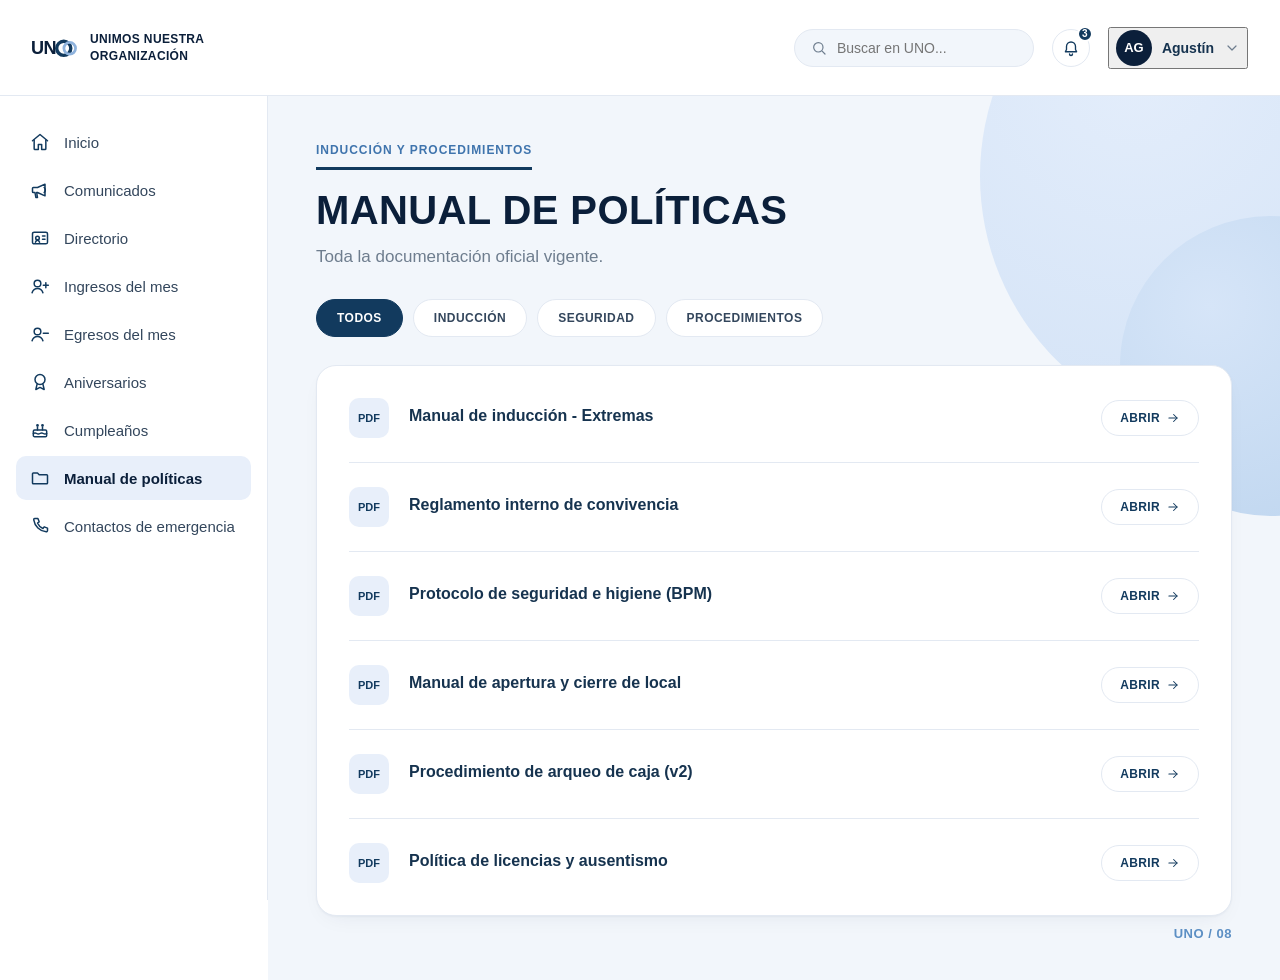
<file: intranet/manual-politicas.html>
<!doctype html>
<html lang="es">
<head>
  <meta charset="UTF-8">
  <meta name="viewport" content="width=device-width, initial-scale=1">
  <title>Manual de políticas · UNO Intranet</title>
  <meta name="description" content="Documentación oficial vigente de UNO.">
  <link rel="icon" type="image/svg+xml" href="assets/img/favicon.svg">
  <link rel="stylesheet" href="assets/css/styles.css">
</head>
<body>
  <header class="site-header">
    <a class="brand" href="index.html">
      <img class="brand__mark" src="assets/img/logo-mark.svg" alt="" width="46" height="46">
      <span class="brand__word">UNIMOS NUESTRA<br>ORGANIZACIÓN</span>
    </a>
    <div class="header-tools">
      <label class="search-box">
        <svg width="16" height="16" viewBox="0 0 24 24" fill="none" stroke="currentColor" stroke-width="1.8" stroke-linecap="round" stroke-linejoin="round"><circle cx="11" cy="11" r="7"/><path d="m21 21-4.3-4.3"/></svg>
        <input type="search" placeholder="Buscar en UNO..." aria-label="Buscar en UNO">
      </label>
      <button class="icon-btn" type="button" aria-label="Notificaciones">
        <svg width="18" height="18" viewBox="0 0 24 24" fill="none" stroke="currentColor" stroke-width="1.8" stroke-linecap="round" stroke-linejoin="round"><path d="M6 10a6 6 0 0 1 12 0v4l1.5 3h-15L6 14z"/><path d="M10 20a2 2 0 0 0 4 0"/></svg>
        <span class="badge">3</span>
      </button>
      <button class="user-chip" type="button">
        <span class="user-chip__avatar">AG</span>
        <span class="user-chip__name">Agustín</span>
        <svg width="16" height="16" viewBox="0 0 24 24" fill="none" stroke="currentColor" stroke-width="1.8" stroke-linecap="round" stroke-linejoin="round"><path d="m6 9 6 6 6-6"/></svg>
      </button>
    </div>
  </header>
  <div class="app-layout">
  <aside class="sidebar" aria-label="Navegación secundaria">
    <ul class="sidebar__list">
      <li><a class="sidebar__link" href="index.html"><svg width="20" height="20" viewBox="0 0 24 24" fill="none" stroke="currentColor" stroke-width="1.8" stroke-linecap="round" stroke-linejoin="round"><path d="M3 10.5 12 3l9 7.5"/><path d="M5 9.5V20a1 1 0 0 0 1 1h4v-6h4v6h4a1 1 0 0 0 1-1V9.5"/></svg><span>Inicio</span></a></li>
      <li><a class="sidebar__link" href="comunicados.html"><svg width="20" height="20" viewBox="0 0 24 24" fill="none" stroke="currentColor" stroke-width="1.8" stroke-linecap="round" stroke-linejoin="round"><path d="M3 10v4a1 1 0 0 0 1 1h2l1 6h2l-1-6h1l9 4V5l-9 4H4a1 1 0 0 0-1 1z"/><path d="M17 9a4 4 0 0 1 0 6"/></svg><span>Comunicados</span></a></li>
      <li><a class="sidebar__link" href="directorio.html"><svg width="20" height="20" viewBox="0 0 24 24" fill="none" stroke="currentColor" stroke-width="1.8" stroke-linecap="round" stroke-linejoin="round"><rect x="3" y="5" width="18" height="14" rx="2"/><circle cx="9" cy="12" r="2.2"/><path d="M6.5 17c.6-1.6 1.8-2.4 2.5-2.4s1.9.8 2.5 2.4"/><path d="M15 9.5h3"/><path d="M15 13.5h3"/></svg><span>Directorio</span></a></li>
      <li><a class="sidebar__link" href="ingresos.html"><svg width="20" height="20" viewBox="0 0 24 24" fill="none" stroke="currentColor" stroke-width="1.8" stroke-linecap="round" stroke-linejoin="round"><circle cx="9" cy="9" r="4"/><path d="M2.5 20c1-3.2 3.4-5 6.5-5s5.5 1.8 6.5 5"/><path d="M19 8v6"/><path d="M16 11h6"/></svg><span>Ingresos del mes</span></a></li>
      <li><a class="sidebar__link" href="egresos.html"><svg width="20" height="20" viewBox="0 0 24 24" fill="none" stroke="currentColor" stroke-width="1.8" stroke-linecap="round" stroke-linejoin="round"><circle cx="9" cy="9" r="4"/><path d="M2.5 20c1-3.2 3.4-5 6.5-5s5.5 1.8 6.5 5"/><path d="M16 11h6"/></svg><span>Egresos del mes</span></a></li>
      <li><a class="sidebar__link" href="aniversarios.html"><svg width="20" height="20" viewBox="0 0 24 24" fill="none" stroke="currentColor" stroke-width="1.8" stroke-linecap="round" stroke-linejoin="round"><circle cx="12" cy="9" r="6"/><path d="M8.5 14.5 7 21l5-2.5L17 21l-1.5-6.5"/></svg><span>Aniversarios</span></a></li>
      <li><a class="sidebar__link" href="cumpleanos.html"><svg width="20" height="20" viewBox="0 0 24 24" fill="none" stroke="currentColor" stroke-width="1.8" stroke-linecap="round" stroke-linejoin="round"><rect x="4" y="12" width="16" height="8" rx="1.5"/><path d="M4 16.2c1.4-1 2.6-1 4 0s2.6 1 4 0 2.6-1 4 0 2.6 1 4 0"/><path d="M9 12V9"/><path d="M15 12V9"/><circle cx="9" cy="6.6" r=".8"/><circle cx="15" cy="6.6" r=".8"/></svg><span>Cumpleaños</span></a></li>
      <li><a class="sidebar__link is-active" href="manual-politicas.html"><svg width="20" height="20" viewBox="0 0 24 24" fill="none" stroke="currentColor" stroke-width="1.8" stroke-linecap="round" stroke-linejoin="round"><path d="M3 7a1 1 0 0 1 1-1h5l2 2h9a1 1 0 0 1 1 1v9a1 1 0 0 1-1 1H4a1 1 0 0 1-1-1z"/></svg><span>Manual de políticas</span></a></li>
      <li><a class="sidebar__link" href="contactos-emergencia.html"><svg width="20" height="20" viewBox="0 0 24 24" fill="none" stroke="currentColor" stroke-width="1.8" stroke-linecap="round" stroke-linejoin="round"><path d="M6.5 3h3l1.5 4-2 1.5a12 12 0 0 0 6.5 6.5L17 13l4 1.5v3a1.5 1.5 0 0 1-1.6 1.5A17 17 0 0 1 4.5 4.6 1.5 1.5 0 0 1 6.5 3z"/></svg><span>Contactos de emergencia</span></a></li>
    </ul>
  </aside>
    <main class="content">
      <div class="page-head">
        <span class="eyebrow">INDUCCIÓN Y PROCEDIMIENTOS</span>
        <h1 class="page-title">Manual de políticas</h1>
        <p class="page-subtitle">Toda la documentación oficial vigente.</p>
      </div>
      <div class="tabs" data-filter-group="manual" data-filter-target="#manual-list [data-category]">
        <button type="button" class="tab is-active" data-filter="todos">TODOS</button>
        <button type="button" class="tab" data-filter="induccion">INDUCCIÓN</button>
        <button type="button" class="tab" data-filter="seguridad">SEGURIDAD</button>
        <button type="button" class="tab" data-filter="procedimientos">PROCEDIMIENTOS</button>
      </div>
      <div class="panel" id="manual-list">
        <div class="list-row" data-category="induccion">
          <span class="list-row__icon">PDF</span>
          <div class="list-row__body">
            <p class="list-row__title">Manual de inducción - Extremas</p>
          </div>
          <a class="pill-btn" href="#" title="Documento de ejemplo — sin archivo cargado">ABRIR <svg width="14" height="14" viewBox="0 0 24 24" fill="none" stroke="currentColor" stroke-width="1.8" stroke-linecap="round" stroke-linejoin="round"><path d="M5 12h14"/><path d="m13 6 6 6-6 6"/></svg></a>
        </div>
        <div class="list-row" data-category="induccion">
          <span class="list-row__icon">PDF</span>
          <div class="list-row__body">
            <p class="list-row__title">Reglamento interno de convivencia</p>
          </div>
          <a class="pill-btn" href="#" title="Documento de ejemplo — sin archivo cargado">ABRIR <svg width="14" height="14" viewBox="0 0 24 24" fill="none" stroke="currentColor" stroke-width="1.8" stroke-linecap="round" stroke-linejoin="round"><path d="M5 12h14"/><path d="m13 6 6 6-6 6"/></svg></a>
        </div>
        <div class="list-row" data-category="seguridad">
          <span class="list-row__icon">PDF</span>
          <div class="list-row__body">
            <p class="list-row__title">Protocolo de seguridad e higiene (BPM)</p>
          </div>
          <a class="pill-btn" href="#" title="Documento de ejemplo — sin archivo cargado">ABRIR <svg width="14" height="14" viewBox="0 0 24 24" fill="none" stroke="currentColor" stroke-width="1.8" stroke-linecap="round" stroke-linejoin="round"><path d="M5 12h14"/><path d="m13 6 6 6-6 6"/></svg></a>
        </div>
        <div class="list-row" data-category="procedimientos">
          <span class="list-row__icon">PDF</span>
          <div class="list-row__body">
            <p class="list-row__title">Manual de apertura y cierre de local</p>
          </div>
          <a class="pill-btn" href="#" title="Documento de ejemplo — sin archivo cargado">ABRIR <svg width="14" height="14" viewBox="0 0 24 24" fill="none" stroke="currentColor" stroke-width="1.8" stroke-linecap="round" stroke-linejoin="round"><path d="M5 12h14"/><path d="m13 6 6 6-6 6"/></svg></a>
        </div>
        <div class="list-row" data-category="procedimientos">
          <span class="list-row__icon">PDF</span>
          <div class="list-row__body">
            <p class="list-row__title">Procedimiento de arqueo de caja (v2)</p>
          </div>
          <a class="pill-btn" href="#" title="Documento de ejemplo — sin archivo cargado">ABRIR <svg width="14" height="14" viewBox="0 0 24 24" fill="none" stroke="currentColor" stroke-width="1.8" stroke-linecap="round" stroke-linejoin="round"><path d="M5 12h14"/><path d="m13 6 6 6-6 6"/></svg></a>
        </div>
        <div class="list-row" data-category="procedimientos">
          <span class="list-row__icon">PDF</span>
          <div class="list-row__body">
            <p class="list-row__title">Política de licencias y ausentismo</p>
          </div>
          <a class="pill-btn" href="#" title="Documento de ejemplo — sin archivo cargado">ABRIR <svg width="14" height="14" viewBox="0 0 24 24" fill="none" stroke="currentColor" stroke-width="1.8" stroke-linecap="round" stroke-linejoin="round"><path d="M5 12h14"/><path d="m13 6 6 6-6 6"/></svg></a>
        </div>
      </div>
    <p class="page-footnote">UNO / 08</p>
    </main>
  </div>
  <script src="assets/js/main.js"></script>
</body>
</html>
</file>
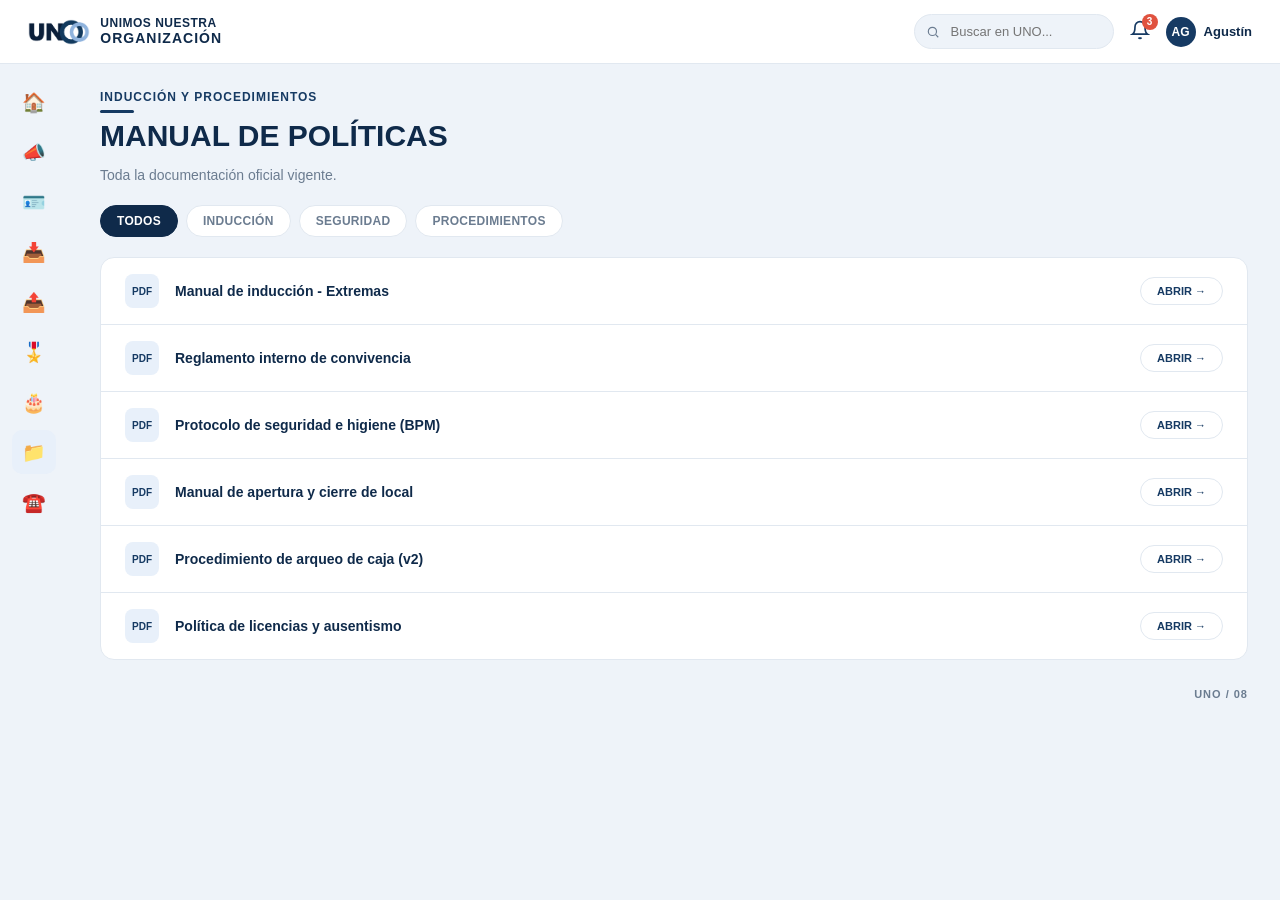
<file: intranet/politicas.html>
<!DOCTYPE html>
<html lang="es">
<head>
<meta charset="UTF-8">
<meta name="viewport" content="width=device-width, initial-scale=1.0">
<title>Manual de políticas · UNO Intranet</title>
<link rel="icon" href="data:image/svg+xml,<svg xmlns=%22http://www.w3.org/2000/svg%22 viewBox=%220 0 100 100%22><circle cx=%2250%22 cy=%2250%22 r=%2245%22 fill=%22%23163a63%22/></svg>">
<link rel="stylesheet" href="assets/style.css">
</head>
<body>

<header class="topbar">
  <a class="brand" href="index.html">
    <img class="logo" src="assets/images/logo-uno.png" alt="UNO">
    <div class="name">UNIMOS NUESTRA<b>ORGANIZACIÓN</b></div>
  </a>
  <div class="topbar-right">
    <div class="search">
      <svg width="14" height="14" viewBox="0 0 24 24" fill="none" stroke="currentColor" stroke-width="2"><circle cx="11" cy="11" r="7"/><line x1="21" y1="21" x2="16.65" y2="16.65"/></svg>
      <input id="searchBox" placeholder="Buscar en UNO...">
    </div>
    <div class="bell">
      <svg width="20" height="20" viewBox="0 0 24 24" fill="none" stroke="currentColor" stroke-width="2"><path d="M18 8a6 6 0 10-12 0c0 7-3 9-3 9h18s-3-2-3-9"/><path d="M13.73 21a2 2 0 01-3.46 0"/></svg>
      <span class="badge">3</span>
    </div>
    <div class="avatar-chip"><span class="circle">AG</span> Agustín</div>
  </div>
</header>

<div class="layout">
  <aside class="sidebar" id="sidebar">
    <a href="index.html" data-label="Inicio">🏠</a>
    <a href="comunicados.html" data-label="Comunicados">📣</a>
    <a href="directorio.html" data-label="Directorio">🪪</a>
    <a href="ingresos.html" data-label="Ingresos del mes">📥</a>
    <a href="egresos.html" data-label="Egresos del mes">📤</a>
    <a href="aniversarios.html" data-label="Aniversarios">🎖️</a>
    <a href="cumpleanos.html" data-label="Cumpleaños">🎂</a>
    <a href="politicas.html" class="active" data-label="Manual de políticas">📁</a>
    <a href="contactos.html" data-label="Contactos de emergencia">☎️</a>
  </aside>

  <main class="content">
    <div class="eyebrow">INDUCCIÓN Y PROCEDIMIENTOS</div>
    <h1 class="page-title">MANUAL DE POLÍTICAS</h1>
    <p class="page-sub">Toda la documentación oficial vigente.</p>
    <div class="filters" id="polFilters"></div>
    <div class="card" id="polList"></div>

    <div class="page-num">UNO / 08</div>
  </main>
</div>

<script src="assets/data.js"></script>
<script src="assets/app.js"></script>
</body>
</html>
</file>
<file: intranet/assets/style.css>
:root{
  --navy:#163a63;
  --navy-dark:#0f2a4a;
  --blue:#9fc3e8;
  --blue-soft:#e8f0fa;
  --bg:#eef3f9;
  --card:#ffffff;
  --text:#1c2e42;
  --muted:#6b7c90;
  --border:#e1e8f0;
  --radius:14px;
}
*{box-sizing:border-box;}
body{margin:0;font-family:-apple-system,BlinkMacSystemFont,"Segoe UI",Roboto,Helvetica,Arial,sans-serif;background:var(--bg);color:var(--text);}
a{color:inherit;text-decoration:none;}
button{font-family:inherit;cursor:pointer;}

/* Topbar */
.topbar{
  display:flex;align-items:center;gap:28px;
  background:var(--card);border-bottom:1px solid var(--border);
  padding:14px 28px;position:sticky;top:0;z-index:50;flex-wrap:wrap;
}
.brand{display:flex;align-items:center;gap:10px;font-weight:800;color:var(--navy-dark);white-space:nowrap;flex:1;}
.brand .logo{height:26px;width:auto;flex:none;}
.brand .name{font-size:12px;line-height:1.2;letter-spacing:.5px;}
.brand .name b{display:block;font-size:14px;letter-spacing:1px;}
.topbar-right{display:flex;align-items:center;gap:16px;margin-left:auto;}
.search{position:relative;}
.search input{
  border:1px solid var(--border);background:var(--bg);border-radius:20px;
  padding:9px 16px 9px 36px;font-size:13px;width:200px;outline:none;
}
.search svg{position:absolute;left:12px;top:50%;transform:translateY(-50%);color:var(--muted);}
.bell{position:relative;color:var(--navy);}
.bell .badge{position:absolute;top:-6px;right:-8px;background:#e0523f;color:#fff;font-size:10px;font-weight:700;border-radius:50%;width:16px;height:16px;display:flex;align-items:center;justify-content:center;}
.avatar-chip{display:flex;align-items:center;gap:8px;font-size:13px;font-weight:700;color:var(--navy-dark);}
.avatar-chip .circle{width:30px;height:30px;border-radius:50%;background:var(--navy);color:#fff;display:flex;align-items:center;justify-content:center;font-size:12px;}

/* Layout */
.layout{display:flex;align-items:flex-start;max-width:1500px;margin:0 auto;}
.sidebar{
  width:68px;flex:none;padding:16px 10px;position:sticky;top:65px;
  height:calc(100vh - 65px);display:flex;flex-direction:column;align-items:center;gap:6px;
  z-index:40; /* por encima de las tarjetas del contenido, para que el tooltip no quede tapado */
}
.sidebar a{
  position:relative;display:flex;align-items:center;justify-content:center;
  width:44px;height:44px;border-radius:10px;font-size:19px;color:var(--navy-dark);
}
.sidebar a.active{background:var(--blue-soft);color:var(--navy);}
.sidebar a:hover:not(.active){background:#f4f8fc;}
/* Tooltip con el nombre de la sección, para abrir "otro espacio" sin texto fijo */
.sidebar a::after{
  content:attr(data-label);
  position:absolute;left:56px;top:50%;transform:translateY(-50%);
  background:var(--navy-dark);color:#fff;font-size:12px;font-weight:600;
  padding:6px 10px;border-radius:8px;white-space:nowrap;
  opacity:0;pointer-events:none;transition:opacity .12s ease;z-index:80;
}
.sidebar a:hover::after{opacity:1;}

.content{flex:1;min-width:0;padding:26px 32px 60px;position:relative;}
.eyebrow{font-size:12px;font-weight:800;letter-spacing:1px;color:var(--navy);margin-bottom:6px;}
.eyebrow::after{content:"";display:block;width:34px;height:3px;background:var(--navy);margin-top:6px;border-radius:2px;}
h1.page-title{font-size:30px;margin:6px 0 6px;color:var(--navy-dark);}
.page-sub{color:var(--muted);font-size:14px;margin-bottom:22px;}
.page-num{position:absolute;right:32px;bottom:20px;font-size:11px;font-weight:700;color:var(--muted);letter-spacing:1px;}

.card{background:var(--card);border-radius:var(--radius);border:1px solid var(--border);}

/* Hero (Inicio) */
.hero{
  display:flex;align-items:stretch;gap:0;overflow:hidden;border-radius:var(--radius);
  background:linear-gradient(120deg,#eaf1fa,#dfeaf7);position:relative;margin-bottom:26px;
}
.hero-left{padding:40px;flex:1;min-width:260px;}
.hero-left .logo-big{width:170px;height:auto;margin-bottom:14px;}
.hero-left h2{font-size:26px;letter-spacing:2px;color:var(--navy-dark);margin:0 0 14px;line-height:1.35;}
.hero-left .tagline{color:var(--navy);font-weight:600;font-size:16px;border-top:2px solid var(--navy);padding-top:12px;display:inline-block;max-width:260px;}
.hero-left .month{margin-top:26px;font-size:12px;letter-spacing:2px;font-weight:800;color:var(--muted);}
.hero-right{flex:1;min-width:260px;position:relative;background:var(--card);}
.hero-right img{width:100%;height:100%;object-fit:cover;display:block;}

.grid{display:grid;grid-template-columns:repeat(4,1fr);gap:16px;}
@media (max-width:1100px){.grid{grid-template-columns:repeat(2,1fr);}}
@media (max-width:600px){.grid{grid-template-columns:1fr;}}

.tile{padding:20px;display:flex;flex-direction:column;gap:10px;transition:box-shadow .15s,transform .15s;}
.tile:hover{box-shadow:0 8px 24px rgba(22,58,99,.1);transform:translateY(-2px);}
.tile .icon{width:42px;height:42px;border-radius:50%;background:var(--blue-soft);color:var(--navy);display:flex;align-items:center;justify-content:center;}
.tile .t-title{font-weight:800;font-size:13px;letter-spacing:.3px;color:var(--navy-dark);}
.tile .t-desc{font-size:12.5px;color:var(--muted);line-height:1.4;}
.tile .arrow{color:var(--navy);font-weight:700;}

/* Filters */
.filters{display:flex;gap:8px;margin-bottom:20px;flex-wrap:wrap;}
.filters button{
  border:1px solid var(--border);background:var(--card);padding:8px 16px;border-radius:20px;
  font-size:12px;font-weight:700;color:var(--muted);letter-spacing:.3px;
}
.filters button.active{background:var(--navy-dark);color:#fff;border-color:var(--navy-dark);}

/* Comunicados list */
.list-card{padding:6px 24px;}
.list-row{display:flex;gap:20px;align-items:flex-start;padding:18px 0;border-bottom:1px solid var(--border);}
.list-row:last-child{border-bottom:none;}
.tag{font-size:11px;font-weight:800;color:var(--navy);width:90px;flex:none;letter-spacing:.4px;padding-top:2px;}
.list-body{flex:1;min-width:0;}
.list-body .lt{font-weight:700;font-size:15px;color:var(--navy-dark);margin-bottom:3px;}
.list-body .ld{font-size:13px;color:var(--muted);}
.list-date{flex:none;font-size:12px;font-weight:700;color:var(--muted);white-space:nowrap;padding-top:2px;}

/* Directorio */
.person-card{padding:22px 16px;text-align:center;}
.person-card .circle{
  width:56px;height:56px;border-radius:50%;border:2px solid var(--navy);
  display:flex;align-items:center;justify-content:center;margin:0 auto 12px;
  font-weight:800;color:var(--navy);background:var(--blue-soft);font-size:14px;
}
.person-card .p-name{font-weight:700;font-size:14px;color:var(--navy-dark);}
.person-card .p-role{font-size:12px;color:var(--muted);margin:2px 0 6px;}
.person-card .p-tag{font-size:10.5px;font-weight:800;color:var(--navy);letter-spacing:.5px;}

/* Movimientos */
.mov-badge{display:inline-block;background:var(--navy-dark);color:#fff;font-size:11px;font-weight:800;padding:6px 14px;border-radius:20px;}
.mov-badge.out{background:#b1493c;}
.mov-head{display:flex;justify-content:space-between;align-items:center;padding:18px 24px;border-bottom:1px solid var(--border);}
.mov-head .period{font-size:11px;font-weight:700;color:var(--muted);border:1px solid var(--border);padding:6px 14px;border-radius:20px;}
.mov-row{display:flex;align-items:center;gap:16px;padding:14px 24px;border-bottom:1px solid var(--border);}
.mov-row:last-child{border-bottom:none;}
.mov-row .circle{
  width:38px;height:38px;border-radius:8px;background:var(--navy-dark);color:#fff;
  display:flex;align-items:center;justify-content:center;font-size:11px;font-weight:800;flex:none;
}
.mov-row.out .circle{background:#b1493c;}
.mov-row .mv-name{font-weight:700;font-size:14px;color:var(--navy-dark);}
.mov-row .mv-sub{font-size:12px;color:var(--muted);}
.mov-row .mv-date{margin-left:auto;font-size:12px;font-weight:700;color:var(--navy);white-space:nowrap;}

/* Aniversarios / Cumpleaños */
.anniv-card{display:flex;align-items:center;gap:16px;padding:18px 20px;}
.anniv-card .circle{
  width:48px;height:48px;border-radius:50%;border:2px solid var(--navy);
  display:flex;align-items:center;justify-content:center;font-weight:800;color:var(--navy-dark);font-size:12px;flex:none;
}
.anniv-card .a-name{font-weight:700;font-size:14px;color:var(--navy-dark);}
.anniv-card .a-sub{font-size:12px;color:var(--muted);}
.anniv-grid{display:grid;grid-template-columns:1fr 1fr;gap:16px;}
@media (max-width:700px){.anniv-grid{grid-template-columns:1fr;}}

/* Manual de politicas */
.doc-row{display:flex;align-items:center;gap:16px;padding:16px 24px;border-bottom:1px solid var(--border);}
.doc-row:last-child{border-bottom:none;}
.doc-icon{width:34px;height:34px;border-radius:8px;background:var(--blue-soft);color:var(--navy);display:flex;align-items:center;justify-content:center;font-size:10px;font-weight:800;flex:none;}
.doc-title{flex:1;font-weight:700;font-size:14px;color:var(--navy-dark);}
.doc-open{border:1px solid var(--border);background:var(--card);padding:7px 16px;border-radius:20px;font-size:11px;font-weight:800;color:var(--navy);}

/* Contactos */
.contact-card{padding:0;overflow:hidden;}
.contact-head{display:flex;justify-content:space-between;padding:14px 24px;background:var(--blue-soft);font-size:11px;font-weight:800;color:var(--navy);letter-spacing:.5px;}
.contact-grid{display:grid;grid-template-columns:1fr 1fr;gap:0;padding:20px 24px 24px;}
@media (max-width:700px){.contact-grid{grid-template-columns:1fr;}}
.contact-item{background:var(--bg);border-radius:10px;padding:14px 18px;margin:8px;}
.contact-item .c-label{font-size:11px;font-weight:800;color:var(--muted);letter-spacing:.5px;}
.contact-item .c-value{font-size:20px;font-weight:800;color:var(--navy-dark);margin-top:2px;}

.hidden{display:none !important;}

/* El sidebar es una barra angosta de íconos, siempre visible: alcanza
   con achicar el buscador en pantallas chicas, no hace falta ocultarlo. */
@media (max-width:900px){
  .search input{width:120px;}
}
@media (max-width:480px){
  .sidebar{width:56px;}
  .sidebar a{width:38px;height:38px;font-size:17px;}
  .search{display:none;}
}
</file>
<file: intranet/assets/css/styles.css>
/* ==========================================================================
   UNO — Intranet
   Hoja de estilos compartida, basada en la propuesta visual (PDF).
   ========================================================================== */

:root {
  --navy-950: #0b1f3a;   /* logo / avatar / textos muy fuertes */
  --navy-900: #123a5e;   /* títulos, píldoras activas, badges */
  --navy-800: #163a5e;
  --blue-600: #3f74ad;   /* iconos, enlaces */
  --blue-500: #5c8fc4;
  --blue-100: #e8effa;   /* fondos circulares de iconos */
  --blue-50:  #f2f6fb;   /* fondo general del contenido */
  --blue-tab-inactive: #eef2f8;
  --border: #e3e9f2;
  --text-strong: #16334f;
  --text-body: #33465c;
  --text-muted: #6e7d8e;
  --white: #ffffff;

  --radius-lg: 20px;
  --radius-md: 14px;
  --radius-sm: 10px;
  --shadow-card: 0 1px 2px rgba(15, 40, 70, 0.04), 0 8px 24px -12px rgba(15, 40, 70, 0.10);
  --sidebar-w: 268px;
  --header-h: 96px;
}

* { box-sizing: border-box; }

html, body {
  margin: 0;
  padding: 0;
}

body {
  font-family: -apple-system, BlinkMacSystemFont, "Segoe UI", Roboto, Helvetica, Arial, sans-serif;
  color: var(--text-body);
  background: var(--white);
  -webkit-font-smoothing: antialiased;
}

a { color: inherit; text-decoration: none; }
ul { list-style: none; margin: 0; padding: 0; }
button { font: inherit; }

.sr-only {
  position: absolute;
  width: 1px; height: 1px;
  overflow: hidden;
  clip: rect(0 0 0 0);
  white-space: nowrap;
}

/* ---------- Header ---------- */

.site-header {
  height: var(--header-h);
  display: flex;
  align-items: center;
  justify-content: space-between;
  gap: 32px;
  padding: 0 32px;
  border-bottom: 1px solid var(--border);
  background: var(--white);
  position: sticky;
  top: 0;
  z-index: 40;
}

.brand {
  display: flex;
  align-items: center;
  gap: 12px;
  flex-shrink: 0;
}

.brand__mark { width: 46px; height: 46px; flex-shrink: 0; }

.brand__word {
  font-size: 12px;
  font-weight: 800;
  letter-spacing: 0.03em;
  color: var(--navy-950);
  line-height: 1.35;
  text-transform: uppercase;
}

.header-tools {
  display: flex;
  align-items: center;
  gap: 18px;
  flex-shrink: 0;
}

.search-box {
  display: flex;
  align-items: center;
  gap: 8px;
  background: var(--blue-50);
  border: 1px solid var(--border);
  border-radius: 999px;
  padding: 9px 16px;
  width: 240px;
  color: var(--text-muted);
}

.search-box input {
  border: none;
  background: transparent;
  outline: none;
  font-size: 14px;
  color: var(--text-body);
  width: 100%;
}

.search-box svg { flex-shrink: 0; color: var(--text-muted); }

.icon-btn {
  position: relative;
  width: 38px;
  height: 38px;
  border-radius: 50%;
  border: 1px solid var(--border);
  background: var(--white);
  display: flex;
  align-items: center;
  justify-content: center;
  color: var(--navy-900);
  cursor: pointer;
}

.icon-btn .badge {
  position: absolute;
  top: -4px;
  right: -4px;
  background: var(--navy-900);
  color: var(--white);
  font-size: 10px;
  font-weight: 700;
  min-width: 16px;
  height: 16px;
  border-radius: 999px;
  display: flex;
  align-items: center;
  justify-content: center;
  padding: 0 3px;
  border: 2px solid var(--white);
}

.user-chip {
  display: flex;
  align-items: center;
  gap: 10px;
  cursor: pointer;
}

.user-chip__avatar {
  width: 36px;
  height: 36px;
  border-radius: 50%;
  background: var(--navy-950);
  color: var(--white);
  font-size: 13px;
  font-weight: 700;
  display: flex;
  align-items: center;
  justify-content: center;
}

.user-chip__name {
  font-size: 14px;
  font-weight: 600;
  color: var(--text-strong);
}

.user-chip svg { color: var(--text-muted); }

/* ---------- Layout ---------- */

.app-layout {
  display: flex;
  align-items: flex-start;
  min-height: calc(100vh - var(--header-h));
}

.sidebar {
  width: var(--sidebar-w);
  flex-shrink: 0;
  border-right: 1px solid var(--border);
  padding: 24px 16px;
  position: sticky;
  top: var(--header-h);
  height: calc(100vh - var(--header-h));
  overflow-y: auto;
}

.sidebar__list { display: flex; flex-direction: column; gap: 4px; }

.sidebar__link {
  display: flex;
  align-items: center;
  gap: 14px;
  padding: 12px 14px;
  border-radius: var(--radius-sm);
  font-size: 15px;
  font-weight: 500;
  color: var(--text-body);
}

.sidebar__link svg {
  flex-shrink: 0;
  width: 20px;
  height: 20px;
  color: var(--navy-900);
}

.sidebar__link:hover { background: var(--blue-50); }

.sidebar__link.is-active {
  background: var(--blue-100);
  color: var(--navy-950);
  font-weight: 700;
}

.content {
  flex: 1;
  min-width: 0;
  padding: 44px 48px 64px;
  background: var(--blue-50);
  position: relative;
  overflow: hidden;
}

.content--home { background: var(--white); }

/* decorative corner circles used on inner pages */
.content::before,
.content::after {
  content: "";
  position: absolute;
  border-radius: 50%;
  background: radial-gradient(circle at 30% 30%, #e3edfb, #cfe0f5);
  z-index: 0;
  pointer-events: none;
}
.content::before {
  width: 520px; height: 520px;
  top: -180px; right: -220px;
}
.content::after {
  width: 300px; height: 300px;
  top: 120px; right: -140px;
  background: radial-gradient(circle at 30% 30%, #d6e5f8, #bcd4ee);
}
.content--home::before,
.content--home::after { content: none; }

.content > * { position: relative; z-index: 1; }

.page-head { max-width: 760px; margin-bottom: 32px; }

.eyebrow {
  display: inline-block;
  font-size: 12px;
  font-weight: 800;
  letter-spacing: 0.08em;
  text-transform: uppercase;
  color: var(--blue-600);
  padding-bottom: 10px;
  border-bottom: 3px solid var(--navy-900);
  margin-bottom: 18px;
}

.page-title {
  font-size: 40px;
  font-weight: 800;
  color: var(--navy-950);
  letter-spacing: 0.01em;
  margin: 0 0 14px;
  text-transform: uppercase;
}

.page-subtitle {
  font-size: 17px;
  color: var(--text-muted);
  margin: 0;
}

.page-footnote {
  position: absolute;
  right: 48px;
  bottom: 26px;
  font-size: 13px;
  font-weight: 700;
  color: var(--blue-500);
  letter-spacing: 0.04em;
  z-index: 1;
}

/* ---------- Tabs / filter pills ---------- */

.tabs {
  display: flex;
  flex-wrap: wrap;
  gap: 10px;
  margin-bottom: 28px;
}

.tab {
  border: 1px solid var(--border);
  background: var(--white);
  color: var(--text-body);
  font-size: 12px;
  font-weight: 800;
  letter-spacing: 0.04em;
  text-transform: uppercase;
  padding: 11px 20px;
  border-radius: 999px;
  cursor: pointer;
}

.tab:hover { border-color: var(--blue-500); }

.tab.is-active {
  background: var(--navy-900);
  border-color: var(--navy-900);
  color: var(--white);
}

/* ---------- Cards ---------- */

.panel {
  background: var(--white);
  border: 1px solid var(--border);
  border-radius: var(--radius-lg);
  box-shadow: var(--shadow-card);
  padding: 8px 32px;
}

.panel--pad { padding: 28px 32px; }

.list-row {
  display: flex;
  align-items: center;
  gap: 20px;
  padding: 24px 0;
  border-bottom: 1px solid var(--border);
}

.list-row:last-child { border-bottom: none; }

.list-row__meta {
  width: 110px;
  flex-shrink: 0;
  font-size: 12px;
  font-weight: 800;
  letter-spacing: 0.04em;
  text-transform: uppercase;
  color: var(--blue-600);
  align-self: flex-start;
  margin-top: 3px;
}

.list-row__avatar {
  width: 44px;
  height: 44px;
  border-radius: var(--radius-sm);
  background: var(--navy-900);
  color: var(--white);
  font-weight: 700;
  font-size: 13px;
  display: flex;
  align-items: center;
  justify-content: center;
  flex-shrink: 0;
}

.list-row__avatar.round { border-radius: 50%; }

.list-row__body { flex: 1; min-width: 0; }

.list-row__title {
  font-size: 16px;
  font-weight: 700;
  color: var(--text-strong);
  margin: 0 0 4px;
}

.list-row__desc {
  font-size: 14px;
  color: var(--text-muted);
  margin: 0;
}

.list-row__date {
  flex-shrink: 0;
  font-size: 13px;
  font-weight: 700;
  color: var(--navy-900);
  text-align: right;
}

.list-row__icon {
  width: 40px;
  height: 40px;
  border-radius: var(--radius-sm);
  background: var(--blue-100);
  color: var(--navy-900);
  font-size: 11px;
  font-weight: 800;
  display: flex;
  align-items: center;
  justify-content: center;
  flex-shrink: 0;
}

.pill-btn {
  flex-shrink: 0;
  border: 1px solid var(--border);
  background: var(--white);
  color: var(--navy-900);
  font-size: 12px;
  font-weight: 800;
  letter-spacing: 0.03em;
  text-transform: uppercase;
  padding: 10px 18px;
  border-radius: 999px;
  display: inline-flex;
  align-items: center;
  gap: 6px;
  cursor: pointer;
}

.pill-btn:hover { border-color: var(--blue-500); color: var(--blue-600); }

/* ---------- Panel header (badge + period) ---------- */

.panel-toolbar {
  display: flex;
  align-items: center;
  justify-content: space-between;
  padding: 22px 0;
  border-bottom: 1px solid var(--border);
}

.count-badge {
  background: var(--navy-900);
  color: var(--white);
  font-size: 12px;
  font-weight: 800;
  letter-spacing: 0.04em;
  padding: 9px 18px;
  border-radius: 999px;
}

.period-pill {
  border: 1px solid var(--border);
  color: var(--text-muted);
  font-size: 12px;
  font-weight: 800;
  letter-spacing: 0.04em;
  padding: 9px 18px;
  border-radius: 999px;
}

/* ---------- Grids ---------- */

.grid-2 {
  display: grid;
  grid-template-columns: repeat(2, 1fr);
  gap: 18px;
  padding: 28px 0;
}

.grid-4 {
  display: grid;
  grid-template-columns: repeat(4, 1fr);
  gap: 20px;
}

.tile {
  background: var(--blue-50);
  border: 1px solid var(--border);
  border-radius: var(--radius-md);
  padding: 22px;
  display: flex;
  align-items: center;
  gap: 16px;
}

.tile__badge {
  width: 52px;
  height: 52px;
  border-radius: 50%;
  border: 2px solid var(--navy-900);
  background: var(--white);
  color: var(--navy-900);
  font-weight: 800;
  font-size: 14px;
  display: flex;
  align-items: center;
  justify-content: center;
  flex-shrink: 0;
}

.tile__name {
  font-size: 16px;
  font-weight: 700;
  color: var(--text-strong);
  margin: 0 0 3px;
}

.tile__meta { font-size: 13px; color: var(--text-muted); margin: 0; }

/* person cards — directorio */

.person-card {
  background: var(--white);
  border: 1px solid var(--border);
  border-radius: var(--radius-md);
  box-shadow: var(--shadow-card);
  padding: 30px 20px;
  text-align: center;
}

.person-card__avatar {
  width: 76px;
  height: 76px;
  margin: 0 auto 14px;
  border-radius: 50%;
  background: var(--blue-100);
  border: 2px solid var(--blue-500);
  color: var(--navy-900);
  font-weight: 800;
  font-size: 20px;
  display: flex;
  align-items: center;
  justify-content: center;
}

.person-card__name {
  font-size: 16px;
  font-weight: 700;
  color: var(--text-strong);
  margin: 0 0 4px;
}

.person-card__role { font-size: 13px; color: var(--text-muted); margin: 0 0 10px; }

.person-card__group {
  font-size: 11px;
  font-weight: 800;
  letter-spacing: 0.05em;
  text-transform: uppercase;
  color: var(--blue-600);
  margin: 0;
}

/* ---------- Home: hero ---------- */

.hero {
  position: relative;
  overflow: hidden;
  display: grid;
  grid-template-columns: 1.05fr 1fr;
  align-items: center;
  gap: 32px;
  border-radius: var(--radius-lg);
  background: linear-gradient(120deg, #eef4fb 0%, #e4edf9 55%, #dbe7f5 100%);
  padding: 56px 56px;
  margin-bottom: 36px;
}

.hero::before,
.hero::after {
  content: "";
  position: absolute;
  border-radius: 50%;
  background: radial-gradient(circle at 35% 35%, #d9e6f6, #c3d8ee);
  z-index: 0;
}
.hero::before { width: 480px; height: 480px; top: -220px; left: 46%; }
.hero::after { width: 260px; height: 260px; bottom: -140px; left: 58%; background: radial-gradient(circle at 35% 35%, #cfe0f4, #b6cde9); }

.hero__copy { position: relative; z-index: 1; }

.hero__logo { width: 210px; height: auto; display: block; margin-bottom: 22px; }

.hero__title {
  font-size: 30px;
  font-weight: 800;
  color: var(--navy-950);
  letter-spacing: 0.02em;
  line-height: 1.25;
  margin: 0 0 20px;
  text-transform: uppercase;
}

.hero__tagline {
  font-size: 19px;
  color: var(--navy-800);
  border-top: 2px solid var(--navy-900);
  padding-top: 16px;
  max-width: 320px;
  margin: 0 0 22px;
}

.hero__date {
  font-size: 13px;
  font-weight: 800;
  letter-spacing: 0.08em;
  color: var(--blue-600);
}

.hero__art {
  position: relative;
  z-index: 1;
  border-radius: var(--radius-lg);
  overflow: hidden;
  aspect-ratio: 16 / 10;
}

.hero__art svg,
.hero__art img { width: 100%; height: 100%; display: block; object-fit: cover; }

.home-grid {
  display: grid;
  grid-template-columns: repeat(4, 1fr);
  gap: 20px;
}

.action-card {
  background: var(--white);
  border: 1px solid var(--border);
  border-radius: var(--radius-md);
  box-shadow: var(--shadow-card);
  padding: 26px 24px;
  display: flex;
  flex-direction: column;
  gap: 14px;
}

.action-card__icon {
  width: 46px;
  height: 46px;
  border-radius: 50%;
  background: var(--blue-100);
  color: var(--navy-900);
  display: flex;
  align-items: center;
  justify-content: center;
}

.action-card__title {
  font-size: 14px;
  font-weight: 800;
  letter-spacing: 0.03em;
  color: var(--navy-950);
  margin: 0;
}

.action-card__desc {
  font-size: 13.5px;
  color: var(--text-muted);
  margin: 0;
  flex: 1;
}

.action-card__arrow {
  width: 30px;
  height: 30px;
  border-radius: 50%;
  border: 1px solid var(--border);
  color: var(--navy-900);
  display: flex;
  align-items: center;
  justify-content: center;
}

.action-card:hover { border-color: var(--blue-500); }
.action-card:hover .action-card__arrow { background: var(--navy-900); color: var(--white); border-color: var(--navy-900); }

/* ---------- Contactos de emergencia ---------- */

.contact-toolbar {
  display: flex;
  align-items: center;
  justify-content: space-between;
  background: var(--blue-100);
  padding: 16px 24px;
  border-radius: var(--radius-sm);
  margin: 8px 0 24px;
}

.contact-toolbar span {
  font-size: 12px;
  font-weight: 800;
  letter-spacing: 0.05em;
  color: var(--navy-900);
  text-transform: uppercase;
}

.contact-grid {
  display: grid;
  grid-template-columns: repeat(2, 1fr);
  gap: 16px;
  padding-bottom: 28px;
}

.contact-item {
  background: var(--blue-50);
  border-left: 4px solid var(--blue-500);
  border-radius: 0 var(--radius-sm) var(--radius-sm) 0;
  padding: 16px 20px;
}

.contact-item__label {
  display: block;
  font-size: 11.5px;
  font-weight: 800;
  letter-spacing: 0.05em;
  text-transform: uppercase;
  color: var(--text-muted);
  margin-bottom: 6px;
}

.contact-item__value {
  font-size: 22px;
  font-weight: 800;
  color: var(--navy-950);
}

/* ---------- Utility / hidden state for JS filters ---------- */

.is-hidden { display: none !important; }

/* ---------- Responsive ---------- */

@media (max-width: 1180px) {
  .home-grid { grid-template-columns: repeat(2, 1fr); }
  .grid-4 { grid-template-columns: repeat(2, 1fr); }
  .hero { grid-template-columns: 1fr; }
  .hero__art { order: -1; }
}

@media (max-width: 900px) {
  .search-box { width: 160px; }
  .sidebar { position: static; height: auto; width: 100%; border-right: none; border-bottom: 1px solid var(--border); }
  .app-layout { flex-direction: column; }
  .grid-2 { grid-template-columns: 1fr; }
  .contact-grid { grid-template-columns: 1fr; }
  .content { padding: 32px 20px; }
}
</file>
